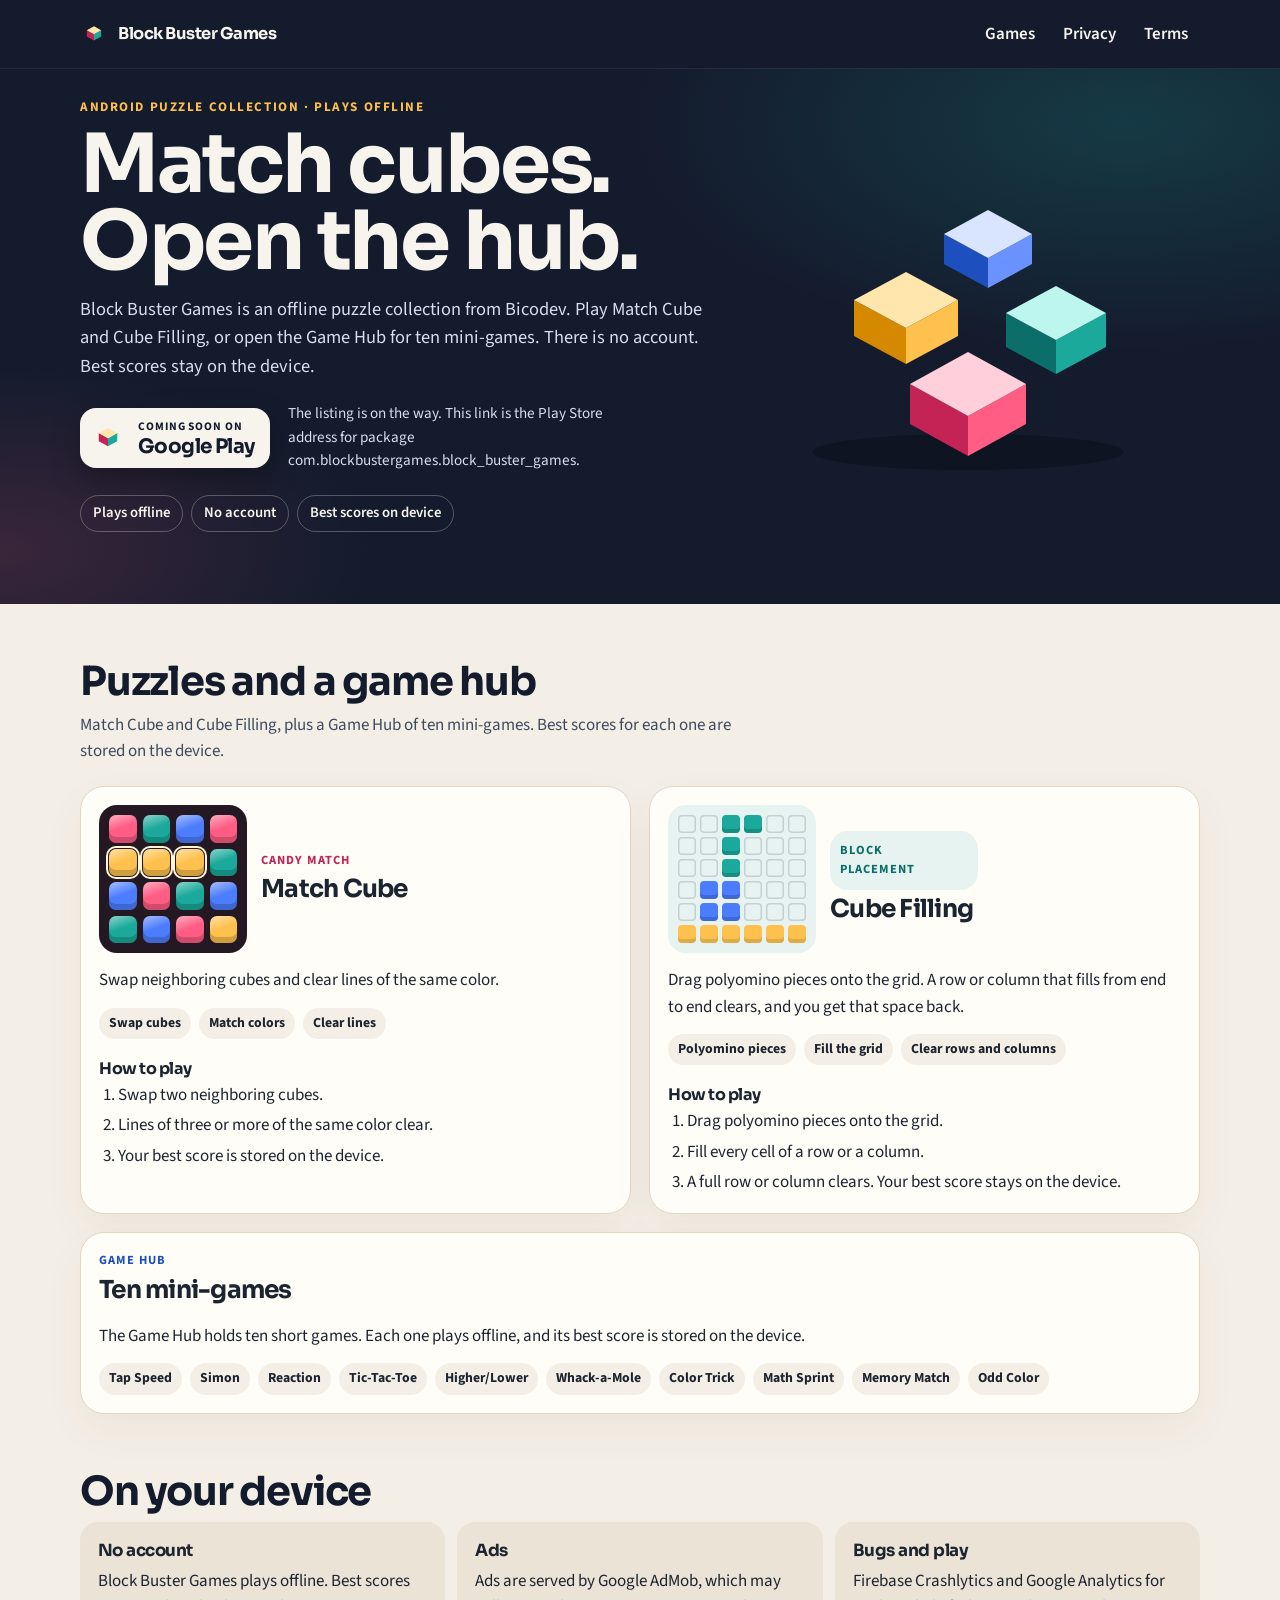
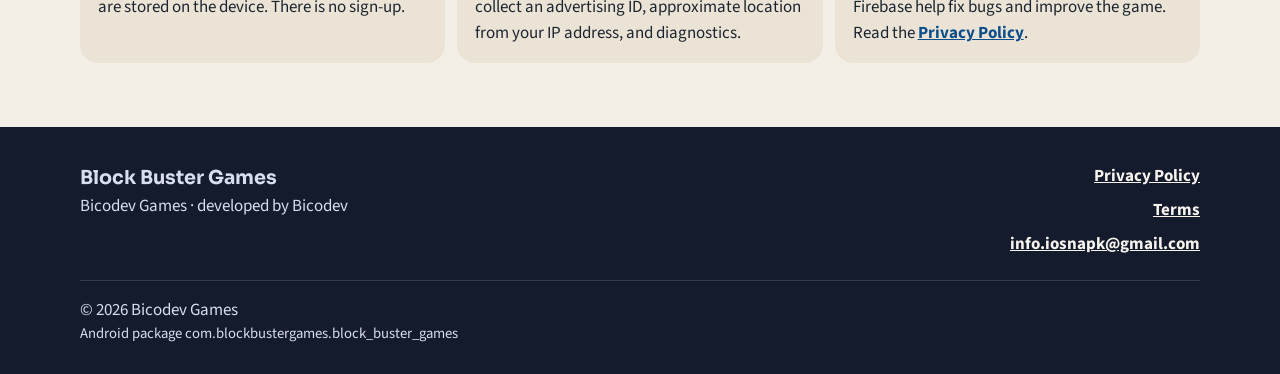
<file: index.html>
<!DOCTYPE html>
<html lang="en">
<head>
  <meta charset="utf-8">
  <meta name="viewport" content="width=device-width, initial-scale=1">
  <title>Block Buster Games by Bicodev</title>
  <meta name="description" content="Block Buster Games is an offline Android puzzle collection by Bicodev. Play Match Cube, Cube Filling, and a Game Hub of ten mini-games. No account. Best scores stay on the device. Ads by Google AdMob.">
  <meta name="theme-color" content="#141b2d">
  <meta name="color-scheme" content="light">
  <link rel="canonical" href="https://games.bicodev.com/">
  <link rel="icon" href="favicon.svg" type="image/svg+xml">
  <link rel="stylesheet" href="styles.css">
  <meta property="og:title" content="Block Buster Games by Bicodev">
  <meta property="og:description" content="An offline Android puzzle collection: Match Cube, Cube Filling, and a Game Hub of ten mini-games. No account. Best scores stay on the device.">
  <meta property="og:type" content="website">
  <meta property="og:url" content="https://games.bicodev.com/">
</head>
<body>
  <a class="skip" href="#content">Skip to content</a>
  <header class="site-header">
    <div class="wrap header-bar">
      <a class="brand" href="index.html">
        <svg class="mark" viewBox="0 0 32 32" aria-hidden="true">
          <polygon points="7.8,11.6 16,16.2 16,23.4 7.8,18.8" fill="#c42355"/>
          <polygon points="24.2,11.6 16,16.2 16,23.4 24.2,18.8" fill="#1aa99a"/>
          <polygon points="7.8,11.6 16,7 24.2,11.6 16,16.2" fill="#ffe6ad"/>
        </svg>
        Block Buster Games
      </a>
      <nav class="nav" aria-label="Primary">
        <a href="index.html#games">Games</a>
        <a href="privacy-policy/">Privacy</a>
        <a href="terms.html">Terms</a>
      </nav>
    </div>
  </header>
  <main id="content">
    <section class="hero">
      <div class="wrap hero-grid">
        <div>
          <p class="eyebrow">Android puzzle collection · plays offline</p>
          <h1>Match cubes. Open the hub.</h1>
          <p class="lead">Block Buster Games is an offline puzzle collection from Bicodev. Play Match Cube and Cube Filling, or open the Game Hub for ten mini-games. There is no account. Best scores stay on the device.</p>
          <div class="store-row">
            <a class="store-badge" href="https://play.google.com/store/apps/details?id=com.blockbustergames.block_buster_games" target="_blank" rel="noopener noreferrer">
              <svg class="mark" viewBox="0 0 32 32" aria-hidden="true">
                <polygon points="7.8,11.6 16,16.2 16,23.4 7.8,18.8" fill="#c42355"/>
                <polygon points="24.2,11.6 16,16.2 16,23.4 24.2,18.8" fill="#1aa99a"/>
                <polygon points="7.8,11.6 16,7 24.2,11.6 16,16.2" fill="#ffe6ad"/>
              </svg>
              <span>
                <span class="store-kicker">Coming soon on</span>
                <span class="store-title">Google Play</span>
              </span>
            </a>
            <p class="store-note">The listing is on the way. This link is the Play Store address for package com.blockbustergames.block_buster_games.</p>
          </div>
          <ul class="facts">
            <li>Plays offline</li>
            <li>No account</li>
            <li>Best scores on device</li>
          </ul>
        </div>
        <svg class="hero-art" viewBox="0 0 460 340" role="img" aria-label="A cluster of rose, amber, teal, and blue cubes">
          <ellipse cx="230" cy="308" rx="156" ry="18" fill="#000" opacity="0.28"/>
          <polygon points="206.0,90.0 250.0,114.0 250.0,144.0 206.0,120.0" fill="#1d4fbe"/>
          <polygon points="294.0,90.0 250.0,114.0 250.0,144.0 294.0,120.0" fill="#6b93ff"/>
          <polygon points="206.0,90.0 250.0,66.0 294.0,90.0 250.0,114.0" fill="#d9e4ff"/>
          <polygon points="116.0,156.0 168.0,184.0 168.0,220.0 116.0,192.0" fill="#d48900"/>
          <polygon points="220.0,156.0 168.0,184.0 168.0,220.0 220.0,192.0" fill="#ffc14d"/>
          <polygon points="116.0,156.0 168.0,128.0 220.0,156.0 168.0,184.0" fill="#ffe6ad"/>
          <polygon points="268.0,169.0 318.0,196.0 318.0,230.0 268.0,203.0" fill="#0b6e68"/>
          <polygon points="368.0,169.0 318.0,196.0 318.0,230.0 368.0,203.0" fill="#1aa99a"/>
          <polygon points="268.0,169.0 318.0,142.0 368.0,169.0 318.0,196.0" fill="#bdf6ef"/>
          <polygon points="172.0,240.0 230.0,272.0 230.0,312.0 172.0,280.0" fill="#c42355"/>
          <polygon points="288.0,240.0 230.0,272.0 230.0,312.0 288.0,280.0" fill="#ff5d84"/>
          <polygon points="172.0,240.0 230.0,208.0 288.0,240.0 230.0,272.0" fill="#ffd0dc"/>
        </svg>
      </div>
    </section>
    <section class="panel" id="games" aria-labelledby="games-title">
      <div class="wrap">
        <h2 id="games-title">Puzzles and a game hub</h2>
        <p class="section-lead">Match Cube and Cube Filling, plus a Game Hub of ten mini-games. Best scores for each one are stored on the device.</p>
        <div class="modes">
          <article class="mode">
            <div class="mode-top">
              <div class="candy" aria-hidden="true">
                <span class="rose"></span><span class="teal"></span><span class="blue"></span><span class="rose"></span>
                <span class="amber pop"></span><span class="amber pop"></span><span class="amber pop"></span><span class="teal"></span>
                <span class="blue"></span><span class="rose"></span><span class="teal"></span><span class="blue"></span>
                <span class="teal"></span><span class="blue"></span><span class="rose"></span><span class="amber"></span>
              </div>
              <div>
                <p class="mode-kicker match">Candy match</p>
                <h3>Match Cube</h3>
              </div>
            </div>
            <p>Swap neighboring cubes and clear lines of the same color.</p>
            <ul class="specs">
              <li>Swap cubes</li>
              <li>Match colors</li>
              <li>Clear lines</li>
            </ul>
            <div>
              <h4>How to play</h4>
              <ol class="steps">
                <li>Swap two neighboring cubes.</li>
                <li>Lines of three or more of the same color clear.</li>
                <li>Your best score is stored on the device.</li>
              </ol>
            </div>
          </article>
          <article class="mode">
            <div class="mode-top">
              <div class="fill" aria-hidden="true">
                <span></span><span></span><span class="l"></span><span class="l"></span><span></span><span></span>
                <span></span><span></span><span class="l"></span><span></span><span></span><span></span>
                <span></span><span></span><span class="l"></span><span></span><span></span><span></span>
                <span></span><span class="sq"></span><span class="sq"></span><span></span><span></span><span></span>
                <span></span><span class="sq"></span><span class="sq"></span><span></span><span></span><span></span>
                <span class="clear"></span><span class="clear"></span><span class="clear"></span><span class="clear"></span><span class="clear"></span><span class="clear"></span>
              </div>
              <div>
                <p class="mode-kicker fill">Block placement</p>
                <h3>Cube Filling</h3>
              </div>
            </div>
            <p>Drag polyomino pieces onto the grid. A row or column that fills from end to end clears, and you get that space back.</p>
            <ul class="specs">
              <li>Polyomino pieces</li>
              <li>Fill the grid</li>
              <li>Clear rows and columns</li>
            </ul>
            <div>
              <h4>How to play</h4>
              <ol class="steps">
                <li>Drag polyomino pieces onto the grid.</li>
                <li>Fill every cell of a row or a column.</li>
                <li>A full row or column clears. Your best score stays on the device.</li>
              </ol>
            </div>
          </article>
          <article class="mode hub">
            <div>
              <p class="mode-kicker hub">Game Hub</p>
              <h3>Ten mini-games</h3>
            </div>
            <p>The Game Hub holds ten short games. Each one plays offline, and its best score is stored on the device.</p>
            <ul class="specs">
              <li>Tap Speed</li>
              <li>Simon</li>
              <li>Reaction</li>
              <li>Tic-Tac-Toe</li>
              <li>Higher/Lower</li>
              <li>Whack-a-Mole</li>
              <li>Color Trick</li>
              <li>Math Sprint</li>
              <li>Memory Match</li>
              <li>Odd Color</li>
            </ul>
          </article>
        </div>
      </div>
    </section>
    <section class="band" aria-labelledby="device-title">
      <div class="wrap">
        <h2 id="device-title">On your device</h2>
        <div class="know">
          <article>
            <h3>No account</h3>
            <p>Block Buster Games plays offline. Best scores are stored on the device. There is no sign-up.</p>
          </article>
          <article>
            <h3>Ads</h3>
            <p>Ads are served by Google AdMob, which may collect an advertising ID, approximate location from your IP address, and diagnostics.</p>
          </article>
          <article>
            <h3>Bugs and play</h3>
            <p>Firebase Crashlytics and Google Analytics for Firebase help fix bugs and improve the game. Read the <a href="privacy-policy/">Privacy Policy</a>.</p>
          </article>
        </div>
      </div>
    </section>
  </main>
  <footer class="site-footer">
    <div class="wrap">
      <div class="footer-grid">
        <div>
          <p class="footer-brand">Block Buster Games</p>
          <p>Bicodev Games · developed by Bicodev</p>
        </div>
        <nav class="footer-links" aria-label="Footer">
          <a href="privacy-policy/">Privacy Policy</a>
          <a href="terms.html">Terms</a>
          <a href="mailto:info.iosnapk@gmail.com">info.iosnapk@gmail.com</a>
        </nav>
      </div>
      <div class="legal-line">
        <p>© 2026 Bicodev Games</p>
      </div>
      <p class="fine">Android package com.blockbustergames.block_buster_games</p>
    </div>
  </footer>
</body>
</html>
</file>
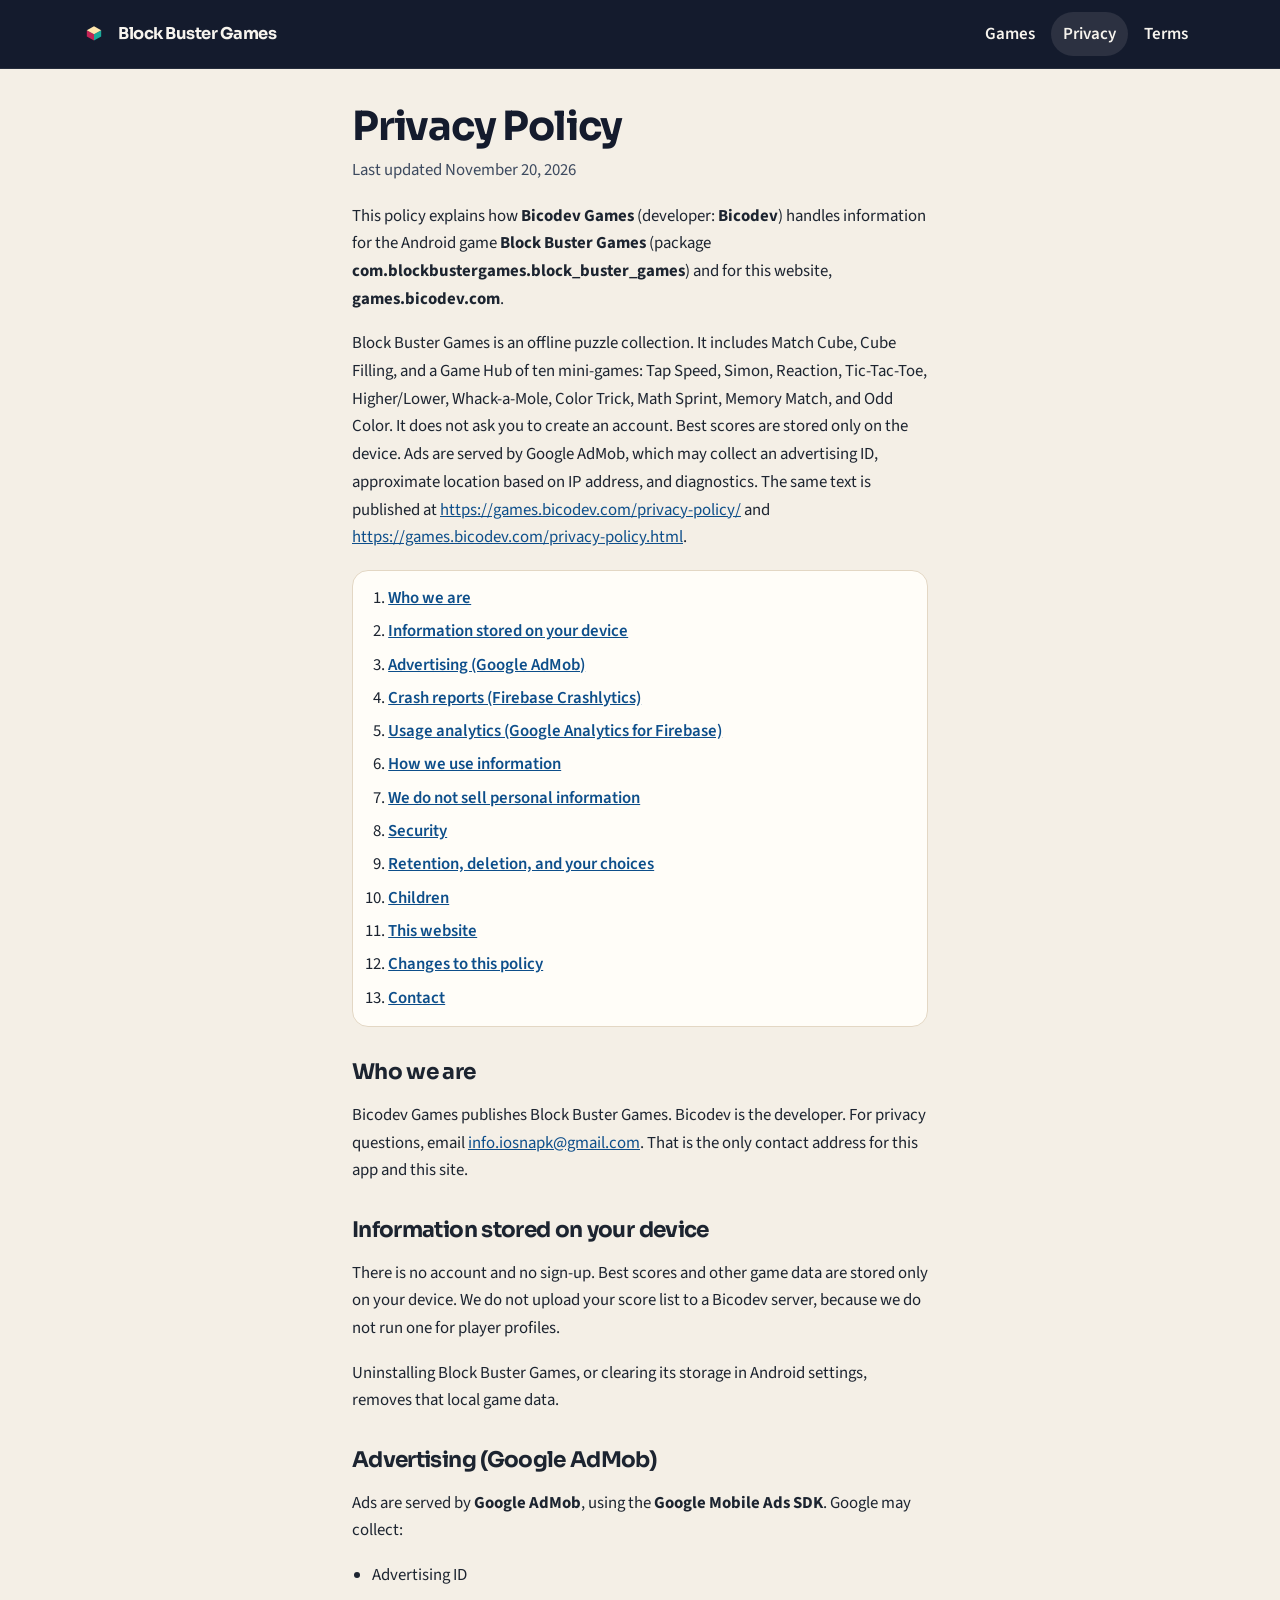
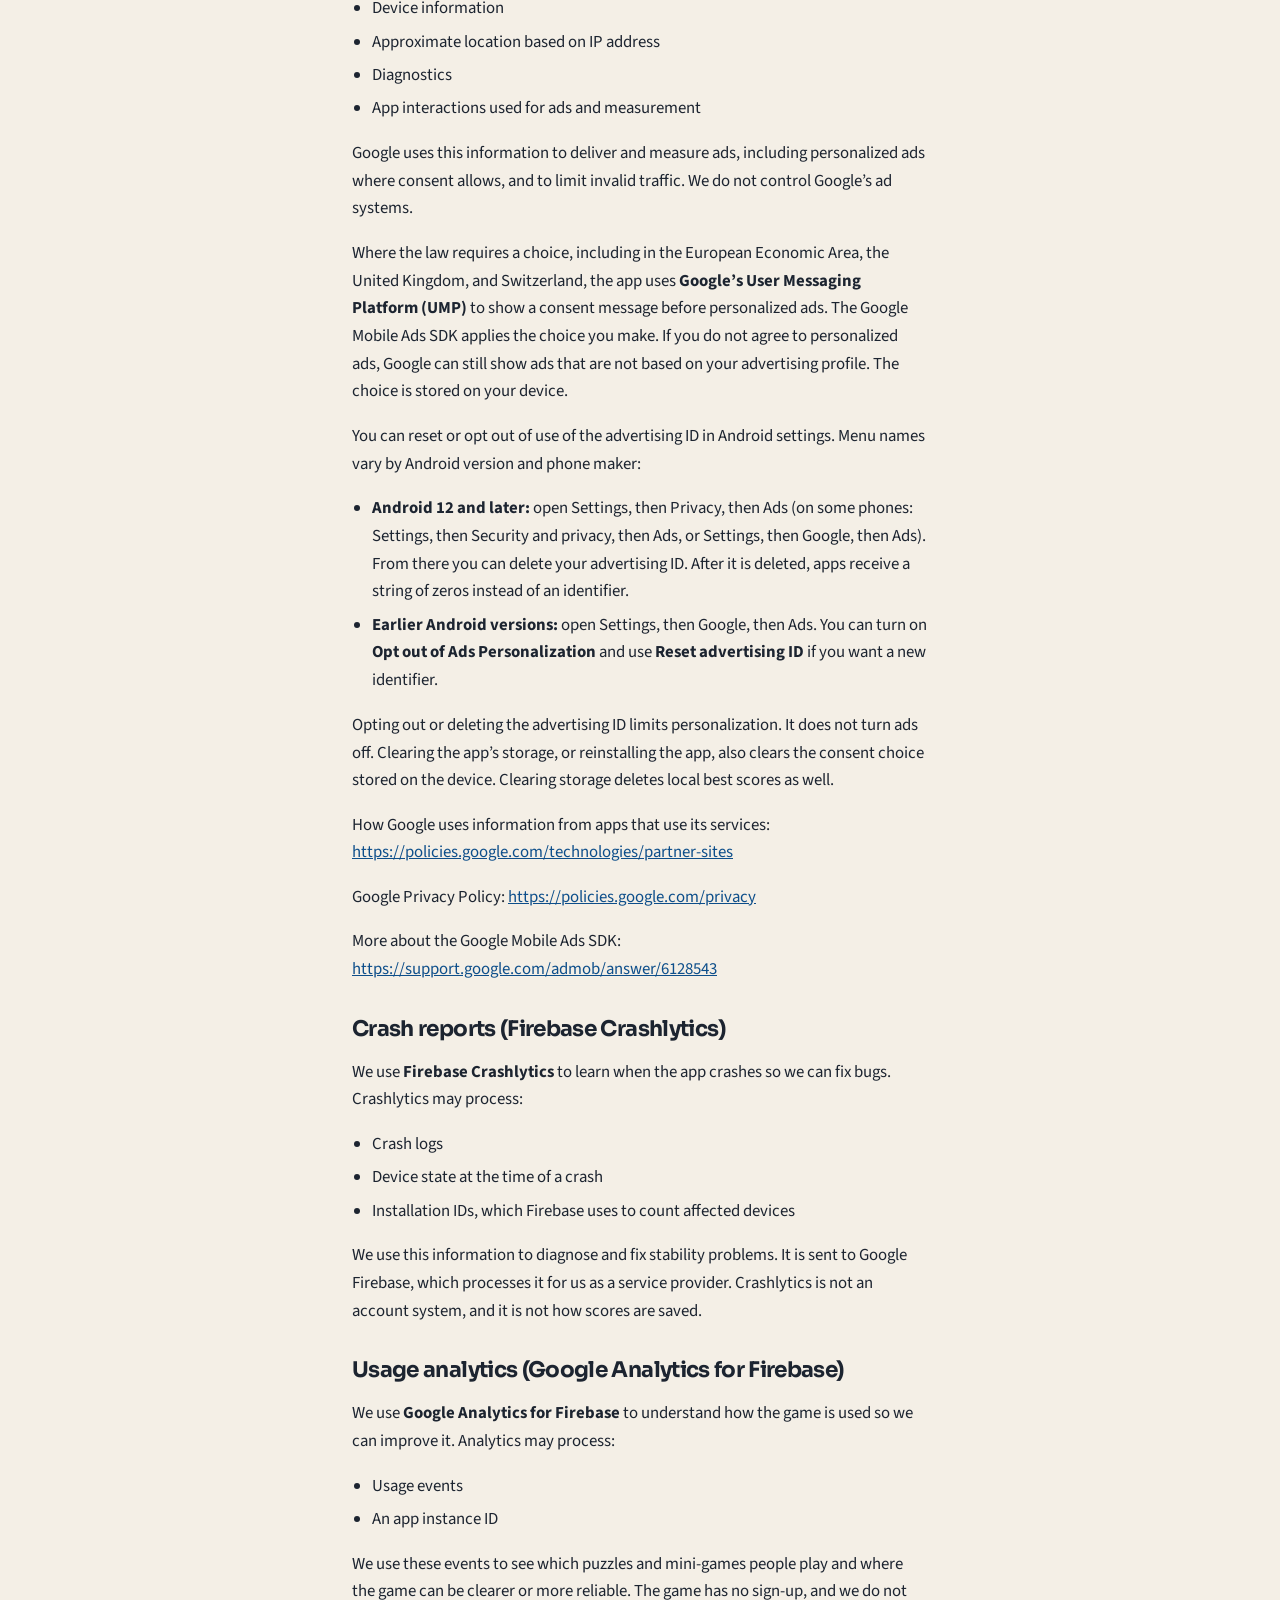
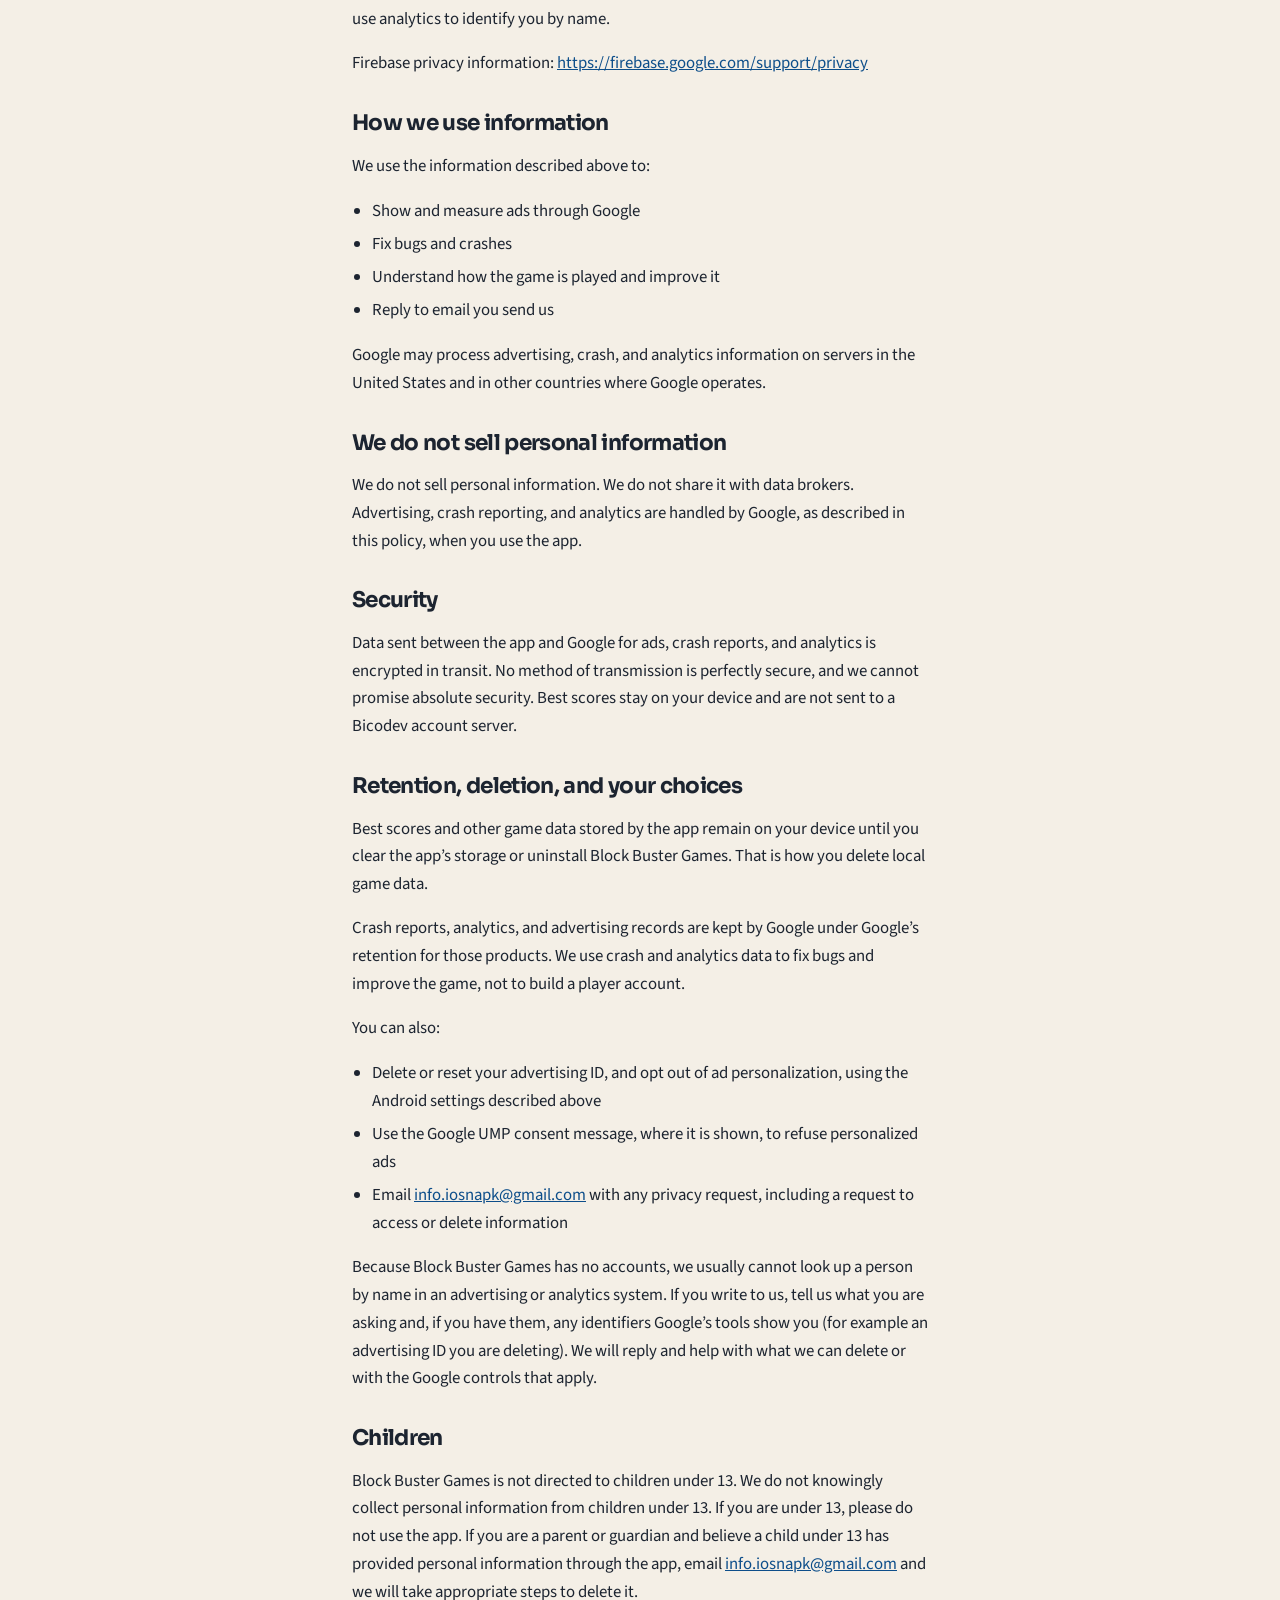
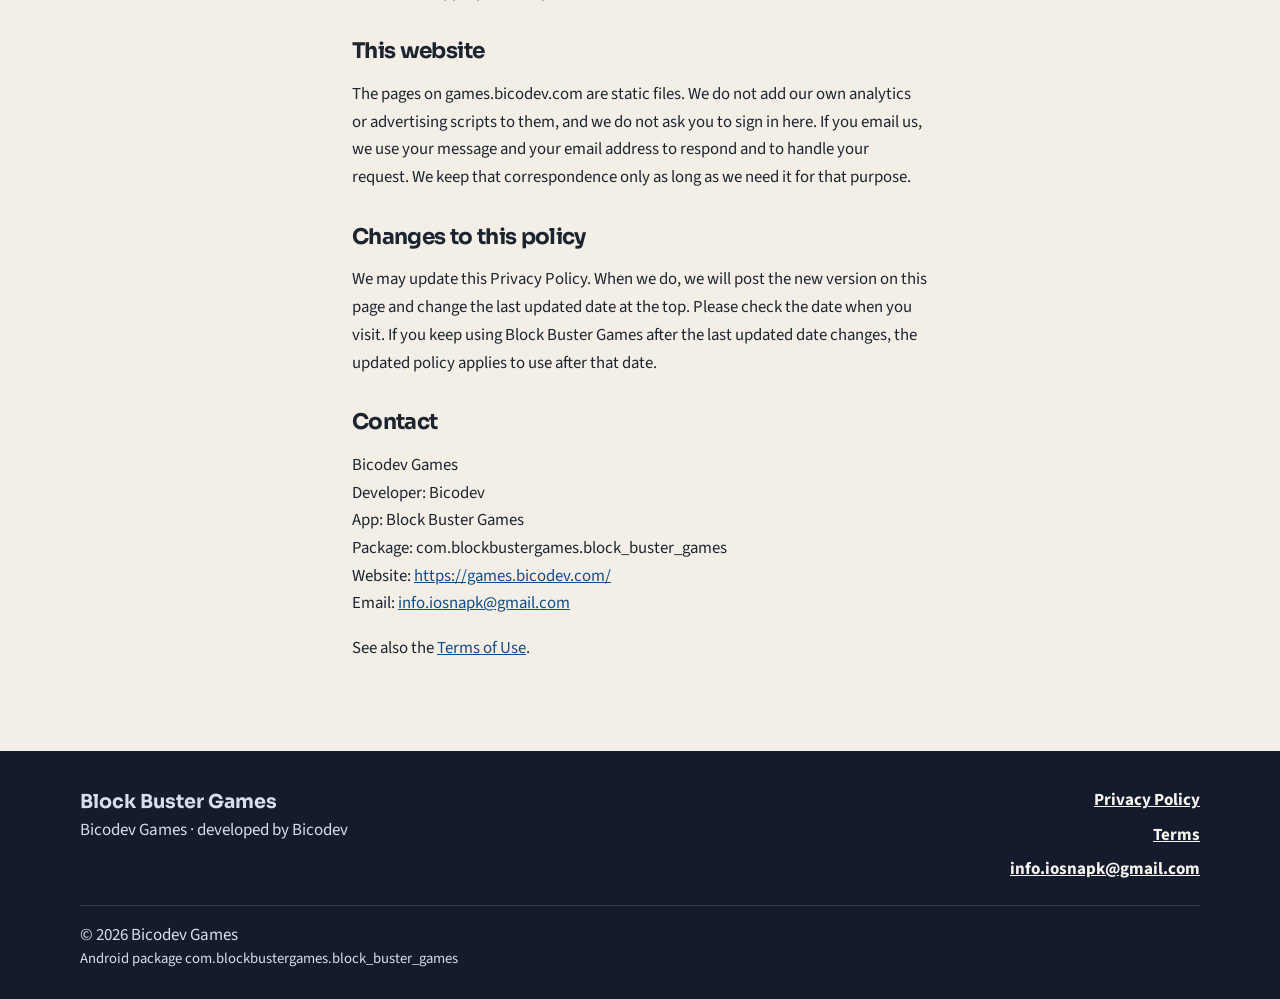
<file: privacy-policy/index.html>
<!DOCTYPE html>
<html lang="en">
<head>
  <meta charset="utf-8">
  <meta name="viewport" content="width=device-width, initial-scale=1">
  <title>Privacy Policy · Block Buster Games</title>
  <meta name="description" content="Privacy Policy for Block Buster Games by Bicodev. Last updated November 20, 2026. No account. Best scores stay on the device. Ads by Google AdMob may include an advertising ID, approximate location, and diagnostics.">
  <meta property="og:title" content="Privacy Policy · Block Buster Games">
  <meta property="og:description" content="How Bicodev handles information for Block Buster Games. No account. Best scores stay on the device. Ads by Google AdMob. Last updated November 20, 2026.">
  <meta property="og:type" content="website">
  <meta property="og:url" content="https://games.bicodev.com/privacy-policy/">
  <meta name="theme-color" content="#141b2d">
  <meta name="color-scheme" content="light">
  <link rel="canonical" href="https://games.bicodev.com/privacy-policy/">
  <link rel="icon" href="../favicon.svg" type="image/svg+xml">
  <link rel="stylesheet" href="../styles.css">
</head>
<body>
  <a class="skip" href="#content">Skip to content</a>
  <header class="site-header">
    <div class="wrap header-bar">
      <a class="brand" href="../index.html">
        <svg class="mark" viewBox="0 0 32 32" aria-hidden="true">
          <polygon points="7.8,11.6 16,16.2 16,23.4 7.8,18.8" fill="#c42355"/>
          <polygon points="24.2,11.6 16,16.2 16,23.4 24.2,18.8" fill="#1aa99a"/>
          <polygon points="7.8,11.6 16,7 24.2,11.6 16,16.2" fill="#ffe6ad"/>
        </svg>
        Block Buster Games
      </a>
      <nav class="nav" aria-label="Primary">
        <a href="../index.html#games">Games</a>
        <a href="./" aria-current="page">Privacy</a>
        <a href="../terms.html">Terms</a>
      </nav>
    </div>
  </header>
  <main id="content" class="sheet">
    <article class="wrap prose">
      <h1>Privacy Policy</h1>
      <p class="effective">Last updated <time datetime="2026-11-20">November 20, 2026</time></p>
      <p>This policy explains how <strong>Bicodev Games</strong> (developer: <strong>Bicodev</strong>) handles information for the Android game <strong>Block Buster Games</strong> (package <strong>com.blockbustergames.block_buster_games</strong>) and for this website, <strong>games.bicodev.com</strong>.</p>
      <p>Block Buster Games is an offline puzzle collection. It includes Match Cube, Cube Filling, and a Game Hub of ten mini-games: Tap Speed, Simon, Reaction, Tic-Tac-Toe, Higher/Lower, Whack-a-Mole, Color Trick, Math Sprint, Memory Match, and Odd Color. It does not ask you to create an account. Best scores are stored only on the device. Ads are served by Google AdMob, which may collect an advertising ID, approximate location based on IP address, and diagnostics. The same text is published at <a href="https://games.bicodev.com/privacy-policy/">https://games.bicodev.com/privacy-policy/</a> and <a href="https://games.bicodev.com/privacy-policy.html">https://games.bicodev.com/privacy-policy.html</a>.</p>

      <nav class="toc" aria-label="In this policy">
        <ol>
          <li><a href="#who">Who we are</a></li>
          <li><a href="#device">Information stored on your device</a></li>
          <li><a href="#ads">Advertising (Google AdMob)</a></li>
          <li><a href="#crashes">Crash reports (Firebase Crashlytics)</a></li>
          <li><a href="#analytics">Usage analytics (Google Analytics for Firebase)</a></li>
          <li><a href="#use">How we use information</a></li>
          <li><a href="#sale">We do not sell personal information</a></li>
          <li><a href="#security">Security</a></li>
          <li><a href="#deletion">Retention, deletion, and your choices</a></li>
          <li><a href="#children">Children</a></li>
          <li><a href="#website">This website</a></li>
          <li><a href="#changes">Changes to this policy</a></li>
          <li><a href="#contact">Contact</a></li>
        </ol>
      </nav>

      <h2 id="who">Who we are</h2>
      <p>Bicodev Games publishes Block Buster Games. Bicodev is the developer. For privacy questions, email <a href="mailto:info.iosnapk@gmail.com">info.iosnapk@gmail.com</a>. That is the only contact address for this app and this site.</p>

      <h2 id="device">Information stored on your device</h2>
      <p>There is no account and no sign-up. Best scores and other game data are stored only on your device. We do not upload your score list to a Bicodev server, because we do not run one for player profiles.</p>
      <p>Uninstalling Block Buster Games, or clearing its storage in Android settings, removes that local game data.</p>

      <h2 id="ads">Advertising (Google AdMob)</h2>
      <p>Ads are served by <strong>Google AdMob</strong>, using the <strong>Google Mobile Ads SDK</strong>. Google may collect:</p>
      <ul>
        <li>Advertising ID</li>
        <li>Device information</li>
        <li>Approximate location based on IP address</li>
        <li>Diagnostics</li>
        <li>App interactions used for ads and measurement</li>
      </ul>
      <p>Google uses this information to deliver and measure ads, including personalized ads where consent allows, and to limit invalid traffic. We do not control Google’s ad systems.</p>
      <p>Where the law requires a choice, including in the European Economic Area, the United Kingdom, and Switzerland, the app uses <strong>Google’s User Messaging Platform (UMP)</strong> to show a consent message before personalized ads. The Google Mobile Ads SDK applies the choice you make. If you do not agree to personalized ads, Google can still show ads that are not based on your advertising profile. The choice is stored on your device.</p>
      <p>You can reset or opt out of use of the advertising ID in Android settings. Menu names vary by Android version and phone maker:</p>
      <ul>
        <li><strong>Android 12 and later:</strong> open Settings, then Privacy, then Ads (on some phones: Settings, then Security and privacy, then Ads, or Settings, then Google, then Ads). From there you can delete your advertising ID. After it is deleted, apps receive a string of zeros instead of an identifier.</li>
        <li><strong>Earlier Android versions:</strong> open Settings, then Google, then Ads. You can turn on <strong>Opt out of Ads Personalization</strong> and use <strong>Reset advertising ID</strong> if you want a new identifier.</li>
      </ul>
      <p>Opting out or deleting the advertising ID limits personalization. It does not turn ads off. Clearing the app’s storage, or reinstalling the app, also clears the consent choice stored on the device. Clearing storage deletes local best scores as well.</p>
      <p>How Google uses information from apps that use its services: <a href="https://policies.google.com/technologies/partner-sites" rel="noopener noreferrer">https://policies.google.com/technologies/partner-sites</a></p>
      <p>Google Privacy Policy: <a href="https://policies.google.com/privacy" rel="noopener noreferrer">https://policies.google.com/privacy</a></p>
      <p>More about the Google Mobile Ads SDK: <a href="https://support.google.com/admob/answer/6128543" rel="noopener noreferrer">https://support.google.com/admob/answer/6128543</a></p>

      <h2 id="crashes">Crash reports (Firebase Crashlytics)</h2>
      <p>We use <strong>Firebase Crashlytics</strong> to learn when the app crashes so we can fix bugs. Crashlytics may process:</p>
      <ul>
        <li>Crash logs</li>
        <li>Device state at the time of a crash</li>
        <li>Installation IDs, which Firebase uses to count affected devices</li>
      </ul>
      <p>We use this information to diagnose and fix stability problems. It is sent to Google Firebase, which processes it for us as a service provider. Crashlytics is not an account system, and it is not how scores are saved.</p>

      <h2 id="analytics">Usage analytics (Google Analytics for Firebase)</h2>
      <p>We use <strong>Google Analytics for Firebase</strong> to understand how the game is used so we can improve it. Analytics may process:</p>
      <ul>
        <li>Usage events</li>
        <li>An app instance ID</li>
      </ul>
      <p>We use these events to see which puzzles and mini-games people play and where the game can be clearer or more reliable. The game has no sign-up, and we do not use analytics to identify you by name.</p>
      <p>Firebase privacy information: <a href="https://firebase.google.com/support/privacy" rel="noopener noreferrer">https://firebase.google.com/support/privacy</a></p>

      <h2 id="use">How we use information</h2>
      <p>We use the information described above to:</p>
      <ul>
        <li>Show and measure ads through Google</li>
        <li>Fix bugs and crashes</li>
        <li>Understand how the game is played and improve it</li>
        <li>Reply to email you send us</li>
      </ul>
      <p>Google may process advertising, crash, and analytics information on servers in the United States and in other countries where Google operates.</p>

      <h2 id="sale">We do not sell personal information</h2>
      <p>We do not sell personal information. We do not share it with data brokers. Advertising, crash reporting, and analytics are handled by Google, as described in this policy, when you use the app.</p>

      <h2 id="security">Security</h2>
      <p>Data sent between the app and Google for ads, crash reports, and analytics is encrypted in transit. No method of transmission is perfectly secure, and we cannot promise absolute security. Best scores stay on your device and are not sent to a Bicodev account server.</p>

      <h2 id="deletion">Retention, deletion, and your choices</h2>
      <p>Best scores and other game data stored by the app remain on your device until you clear the app’s storage or uninstall Block Buster Games. That is how you delete local game data.</p>
      <p>Crash reports, analytics, and advertising records are kept by Google under Google’s retention for those products. We use crash and analytics data to fix bugs and improve the game, not to build a player account.</p>
      <p>You can also:</p>
      <ul>
        <li>Delete or reset your advertising ID, and opt out of ad personalization, using the Android settings described above</li>
        <li>Use the Google UMP consent message, where it is shown, to refuse personalized ads</li>
        <li>Email <a href="mailto:info.iosnapk@gmail.com">info.iosnapk@gmail.com</a> with any privacy request, including a request to access or delete information</li>
      </ul>
      <p>Because Block Buster Games has no accounts, we usually cannot look up a person by name in an advertising or analytics system. If you write to us, tell us what you are asking and, if you have them, any identifiers Google’s tools show you (for example an advertising ID you are deleting). We will reply and help with what we can delete or with the Google controls that apply.</p>

      <h2 id="children">Children</h2>
      <p>Block Buster Games is not directed to children under 13. We do not knowingly collect personal information from children under 13. If you are under 13, please do not use the app. If you are a parent or guardian and believe a child under 13 has provided personal information through the app, email <a href="mailto:info.iosnapk@gmail.com">info.iosnapk@gmail.com</a> and we will take appropriate steps to delete it.</p>

      <h2 id="website">This website</h2>
      <p>The pages on games.bicodev.com are static files. We do not add our own analytics or advertising scripts to them, and we do not ask you to sign in here. If you email us, we use your message and your email address to respond and to handle your request. We keep that correspondence only as long as we need it for that purpose.</p>

      <h2 id="changes">Changes to this policy</h2>
      <p>We may update this Privacy Policy. When we do, we will post the new version on this page and change the last updated date at the top. Please check the date when you visit. If you keep using Block Buster Games after the last updated date changes, the updated policy applies to use after that date.</p>

      <h2 id="contact">Contact</h2>
      <p>Bicodev Games<br>
      Developer: Bicodev<br>
      App: Block Buster Games<br>
      Package: com.blockbustergames.block_buster_games<br>
      Website: <a href="https://games.bicodev.com/">https://games.bicodev.com/</a><br>
      Email: <a href="mailto:info.iosnapk@gmail.com">info.iosnapk@gmail.com</a></p>
      <p>See also the <a href="../terms.html">Terms of Use</a>.</p>
    </article>
  </main>
  <footer class="site-footer">
    <div class="wrap">
      <div class="footer-grid">
        <div>
          <p class="footer-brand">Block Buster Games</p>
          <p>Bicodev Games · developed by Bicodev</p>
        </div>
        <nav class="footer-links" aria-label="Footer">
          <a href="./">Privacy Policy</a>
          <a href="../terms.html">Terms</a>
          <a href="mailto:info.iosnapk@gmail.com">info.iosnapk@gmail.com</a>
        </nav>
      </div>
      <div class="legal-line">
        <p>© 2026 Bicodev Games</p>
      </div>
      <p class="fine">Android package com.blockbustergames.block_buster_games</p>
    </div>
  </footer>
</body>
</html>
</file>
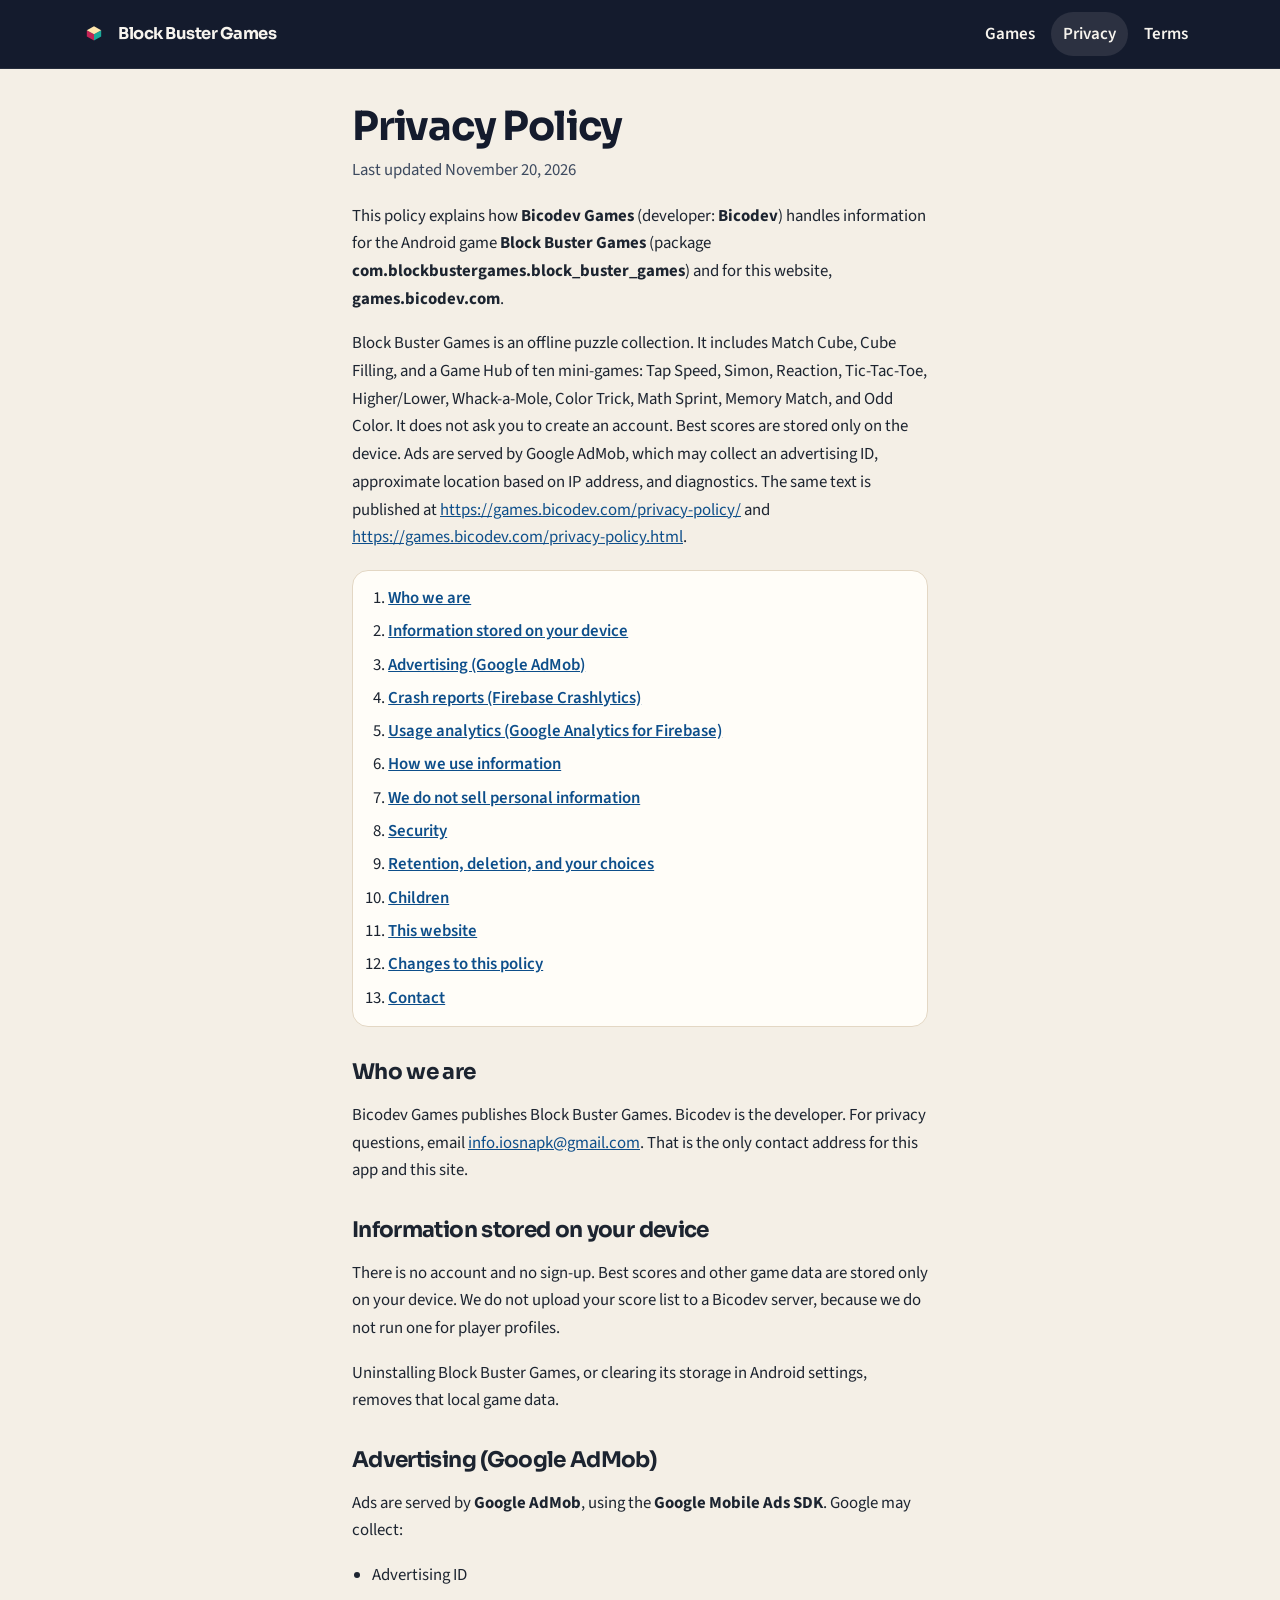
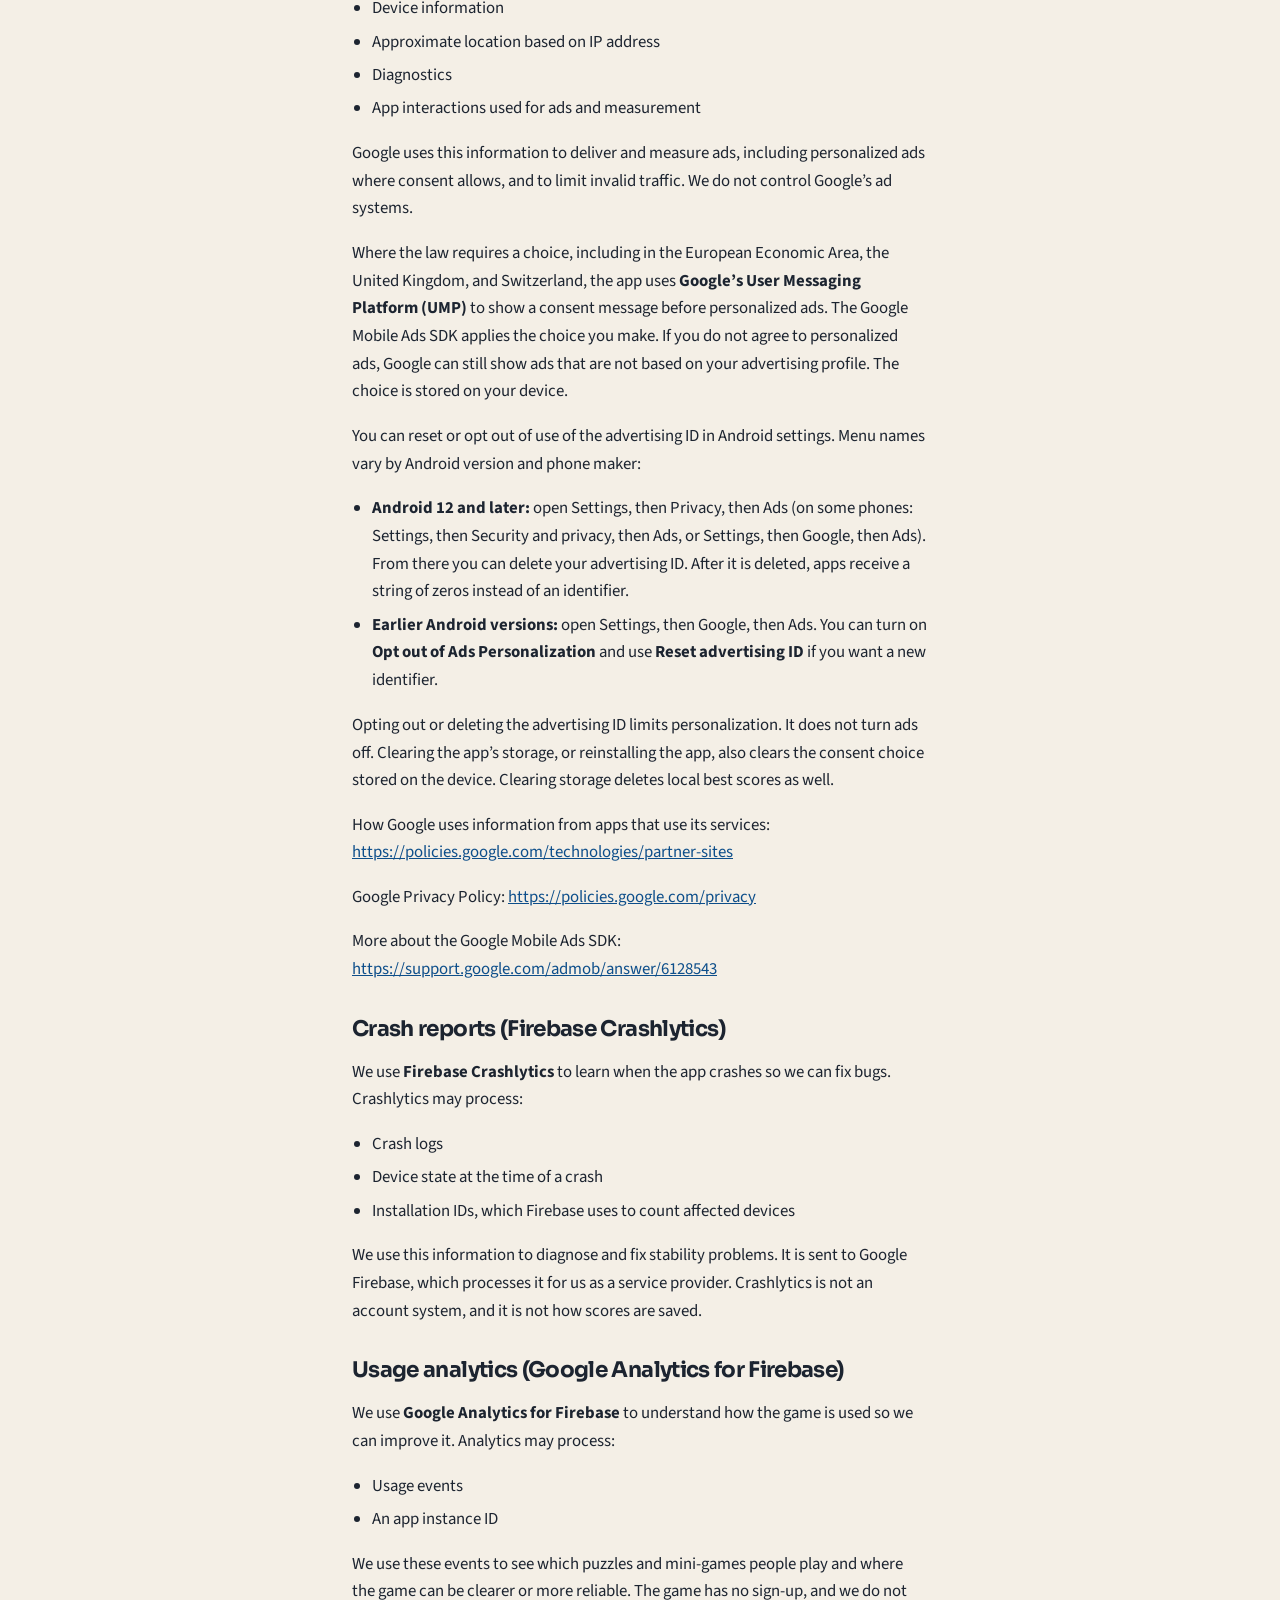
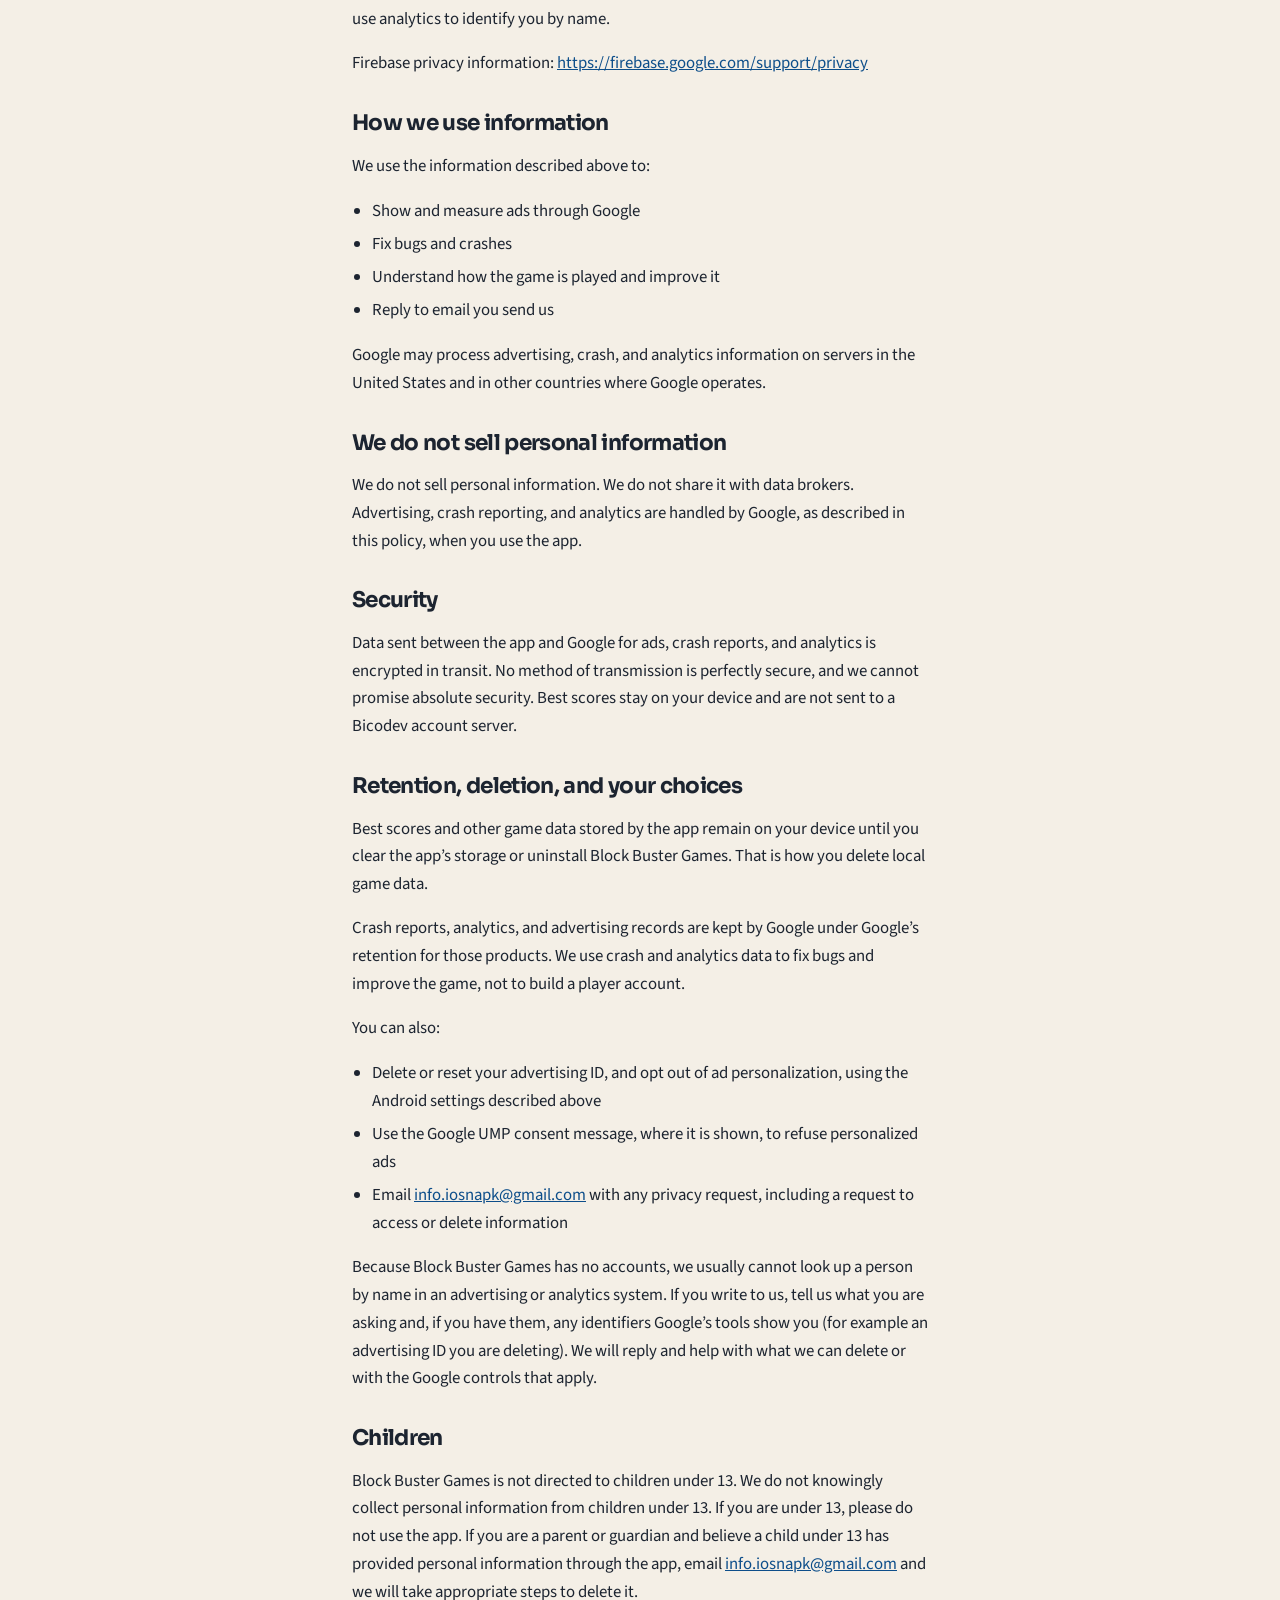
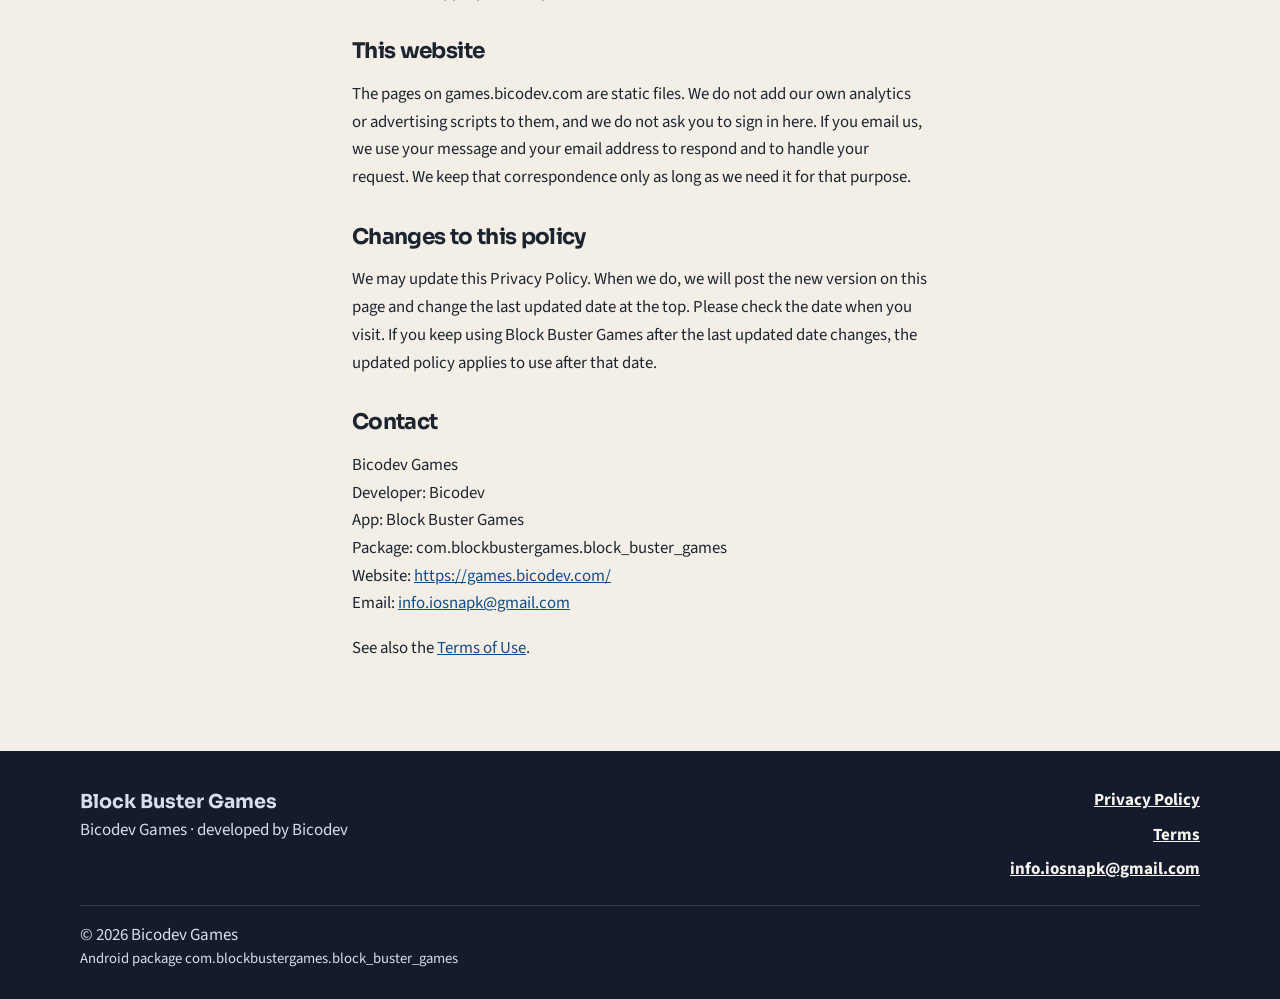
<file: privacy-policy.html>
<!DOCTYPE html>
<html lang="en">
<head>
  <meta charset="utf-8">
  <meta name="viewport" content="width=device-width, initial-scale=1">
  <title>Privacy Policy · Block Buster Games</title>
  <meta name="description" content="Privacy Policy for Block Buster Games by Bicodev. Last updated November 20, 2026. No account. Best scores stay on the device. Ads by Google AdMob may include an advertising ID, approximate location, and diagnostics.">
  <meta property="og:title" content="Privacy Policy · Block Buster Games">
  <meta property="og:description" content="How Bicodev handles information for Block Buster Games. No account. Best scores stay on the device. Ads by Google AdMob. Last updated November 20, 2026.">
  <meta property="og:type" content="website">
  <meta property="og:url" content="https://games.bicodev.com/privacy-policy/">
  <meta name="theme-color" content="#141b2d">
  <meta name="color-scheme" content="light">
  <link rel="canonical" href="https://games.bicodev.com/privacy-policy/">
  <link rel="icon" href="favicon.svg" type="image/svg+xml">
  <link rel="stylesheet" href="styles.css">
</head>
<body>
  <a class="skip" href="#content">Skip to content</a>
  <header class="site-header">
    <div class="wrap header-bar">
      <a class="brand" href="index.html">
        <svg class="mark" viewBox="0 0 32 32" aria-hidden="true">
          <polygon points="7.8,11.6 16,16.2 16,23.4 7.8,18.8" fill="#c42355"/>
          <polygon points="24.2,11.6 16,16.2 16,23.4 24.2,18.8" fill="#1aa99a"/>
          <polygon points="7.8,11.6 16,7 24.2,11.6 16,16.2" fill="#ffe6ad"/>
        </svg>
        Block Buster Games
      </a>
      <nav class="nav" aria-label="Primary">
        <a href="index.html#games">Games</a>
        <a href="privacy-policy/" aria-current="page">Privacy</a>
        <a href="terms.html">Terms</a>
      </nav>
    </div>
  </header>
  <main id="content" class="sheet">
    <article class="wrap prose">
      <h1>Privacy Policy</h1>
      <p class="effective">Last updated <time datetime="2026-11-20">November 20, 2026</time></p>
      <p>This policy explains how <strong>Bicodev Games</strong> (developer: <strong>Bicodev</strong>) handles information for the Android game <strong>Block Buster Games</strong> (package <strong>com.blockbustergames.block_buster_games</strong>) and for this website, <strong>games.bicodev.com</strong>.</p>
      <p>Block Buster Games is an offline puzzle collection. It includes Match Cube, Cube Filling, and a Game Hub of ten mini-games: Tap Speed, Simon, Reaction, Tic-Tac-Toe, Higher/Lower, Whack-a-Mole, Color Trick, Math Sprint, Memory Match, and Odd Color. It does not ask you to create an account. Best scores are stored only on the device. Ads are served by Google AdMob, which may collect an advertising ID, approximate location based on IP address, and diagnostics. The same text is published at <a href="https://games.bicodev.com/privacy-policy/">https://games.bicodev.com/privacy-policy/</a> and <a href="https://games.bicodev.com/privacy-policy.html">https://games.bicodev.com/privacy-policy.html</a>.</p>

      <nav class="toc" aria-label="In this policy">
        <ol>
          <li><a href="#who">Who we are</a></li>
          <li><a href="#device">Information stored on your device</a></li>
          <li><a href="#ads">Advertising (Google AdMob)</a></li>
          <li><a href="#crashes">Crash reports (Firebase Crashlytics)</a></li>
          <li><a href="#analytics">Usage analytics (Google Analytics for Firebase)</a></li>
          <li><a href="#use">How we use information</a></li>
          <li><a href="#sale">We do not sell personal information</a></li>
          <li><a href="#security">Security</a></li>
          <li><a href="#deletion">Retention, deletion, and your choices</a></li>
          <li><a href="#children">Children</a></li>
          <li><a href="#website">This website</a></li>
          <li><a href="#changes">Changes to this policy</a></li>
          <li><a href="#contact">Contact</a></li>
        </ol>
      </nav>

      <h2 id="who">Who we are</h2>
      <p>Bicodev Games publishes Block Buster Games. Bicodev is the developer. For privacy questions, email <a href="mailto:info.iosnapk@gmail.com">info.iosnapk@gmail.com</a>. That is the only contact address for this app and this site.</p>

      <h2 id="device">Information stored on your device</h2>
      <p>There is no account and no sign-up. Best scores and other game data are stored only on your device. We do not upload your score list to a Bicodev server, because we do not run one for player profiles.</p>
      <p>Uninstalling Block Buster Games, or clearing its storage in Android settings, removes that local game data.</p>

      <h2 id="ads">Advertising (Google AdMob)</h2>
      <p>Ads are served by <strong>Google AdMob</strong>, using the <strong>Google Mobile Ads SDK</strong>. Google may collect:</p>
      <ul>
        <li>Advertising ID</li>
        <li>Device information</li>
        <li>Approximate location based on IP address</li>
        <li>Diagnostics</li>
        <li>App interactions used for ads and measurement</li>
      </ul>
      <p>Google uses this information to deliver and measure ads, including personalized ads where consent allows, and to limit invalid traffic. We do not control Google’s ad systems.</p>
      <p>Where the law requires a choice, including in the European Economic Area, the United Kingdom, and Switzerland, the app uses <strong>Google’s User Messaging Platform (UMP)</strong> to show a consent message before personalized ads. The Google Mobile Ads SDK applies the choice you make. If you do not agree to personalized ads, Google can still show ads that are not based on your advertising profile. The choice is stored on your device.</p>
      <p>You can reset or opt out of use of the advertising ID in Android settings. Menu names vary by Android version and phone maker:</p>
      <ul>
        <li><strong>Android 12 and later:</strong> open Settings, then Privacy, then Ads (on some phones: Settings, then Security and privacy, then Ads, or Settings, then Google, then Ads). From there you can delete your advertising ID. After it is deleted, apps receive a string of zeros instead of an identifier.</li>
        <li><strong>Earlier Android versions:</strong> open Settings, then Google, then Ads. You can turn on <strong>Opt out of Ads Personalization</strong> and use <strong>Reset advertising ID</strong> if you want a new identifier.</li>
      </ul>
      <p>Opting out or deleting the advertising ID limits personalization. It does not turn ads off. Clearing the app’s storage, or reinstalling the app, also clears the consent choice stored on the device. Clearing storage deletes local best scores as well.</p>
      <p>How Google uses information from apps that use its services: <a href="https://policies.google.com/technologies/partner-sites" rel="noopener noreferrer">https://policies.google.com/technologies/partner-sites</a></p>
      <p>Google Privacy Policy: <a href="https://policies.google.com/privacy" rel="noopener noreferrer">https://policies.google.com/privacy</a></p>
      <p>More about the Google Mobile Ads SDK: <a href="https://support.google.com/admob/answer/6128543" rel="noopener noreferrer">https://support.google.com/admob/answer/6128543</a></p>

      <h2 id="crashes">Crash reports (Firebase Crashlytics)</h2>
      <p>We use <strong>Firebase Crashlytics</strong> to learn when the app crashes so we can fix bugs. Crashlytics may process:</p>
      <ul>
        <li>Crash logs</li>
        <li>Device state at the time of a crash</li>
        <li>Installation IDs, which Firebase uses to count affected devices</li>
      </ul>
      <p>We use this information to diagnose and fix stability problems. It is sent to Google Firebase, which processes it for us as a service provider. Crashlytics is not an account system, and it is not how scores are saved.</p>

      <h2 id="analytics">Usage analytics (Google Analytics for Firebase)</h2>
      <p>We use <strong>Google Analytics for Firebase</strong> to understand how the game is used so we can improve it. Analytics may process:</p>
      <ul>
        <li>Usage events</li>
        <li>An app instance ID</li>
      </ul>
      <p>We use these events to see which puzzles and mini-games people play and where the game can be clearer or more reliable. The game has no sign-up, and we do not use analytics to identify you by name.</p>
      <p>Firebase privacy information: <a href="https://firebase.google.com/support/privacy" rel="noopener noreferrer">https://firebase.google.com/support/privacy</a></p>

      <h2 id="use">How we use information</h2>
      <p>We use the information described above to:</p>
      <ul>
        <li>Show and measure ads through Google</li>
        <li>Fix bugs and crashes</li>
        <li>Understand how the game is played and improve it</li>
        <li>Reply to email you send us</li>
      </ul>
      <p>Google may process advertising, crash, and analytics information on servers in the United States and in other countries where Google operates.</p>

      <h2 id="sale">We do not sell personal information</h2>
      <p>We do not sell personal information. We do not share it with data brokers. Advertising, crash reporting, and analytics are handled by Google, as described in this policy, when you use the app.</p>

      <h2 id="security">Security</h2>
      <p>Data sent between the app and Google for ads, crash reports, and analytics is encrypted in transit. No method of transmission is perfectly secure, and we cannot promise absolute security. Best scores stay on your device and are not sent to a Bicodev account server.</p>

      <h2 id="deletion">Retention, deletion, and your choices</h2>
      <p>Best scores and other game data stored by the app remain on your device until you clear the app’s storage or uninstall Block Buster Games. That is how you delete local game data.</p>
      <p>Crash reports, analytics, and advertising records are kept by Google under Google’s retention for those products. We use crash and analytics data to fix bugs and improve the game, not to build a player account.</p>
      <p>You can also:</p>
      <ul>
        <li>Delete or reset your advertising ID, and opt out of ad personalization, using the Android settings described above</li>
        <li>Use the Google UMP consent message, where it is shown, to refuse personalized ads</li>
        <li>Email <a href="mailto:info.iosnapk@gmail.com">info.iosnapk@gmail.com</a> with any privacy request, including a request to access or delete information</li>
      </ul>
      <p>Because Block Buster Games has no accounts, we usually cannot look up a person by name in an advertising or analytics system. If you write to us, tell us what you are asking and, if you have them, any identifiers Google’s tools show you (for example an advertising ID you are deleting). We will reply and help with what we can delete or with the Google controls that apply.</p>

      <h2 id="children">Children</h2>
      <p>Block Buster Games is not directed to children under 13. We do not knowingly collect personal information from children under 13. If you are under 13, please do not use the app. If you are a parent or guardian and believe a child under 13 has provided personal information through the app, email <a href="mailto:info.iosnapk@gmail.com">info.iosnapk@gmail.com</a> and we will take appropriate steps to delete it.</p>

      <h2 id="website">This website</h2>
      <p>The pages on games.bicodev.com are static files. We do not add our own analytics or advertising scripts to them, and we do not ask you to sign in here. If you email us, we use your message and your email address to respond and to handle your request. We keep that correspondence only as long as we need it for that purpose.</p>

      <h2 id="changes">Changes to this policy</h2>
      <p>We may update this Privacy Policy. When we do, we will post the new version on this page and change the last updated date at the top. Please check the date when you visit. If you keep using Block Buster Games after the last updated date changes, the updated policy applies to use after that date.</p>

      <h2 id="contact">Contact</h2>
      <p>Bicodev Games<br>
      Developer: Bicodev<br>
      App: Block Buster Games<br>
      Package: com.blockbustergames.block_buster_games<br>
      Website: <a href="https://games.bicodev.com/">https://games.bicodev.com/</a><br>
      Email: <a href="mailto:info.iosnapk@gmail.com">info.iosnapk@gmail.com</a></p>
      <p>See also the <a href="terms.html">Terms of Use</a>.</p>
    </article>
  </main>
  <footer class="site-footer">
    <div class="wrap">
      <div class="footer-grid">
        <div>
          <p class="footer-brand">Block Buster Games</p>
          <p>Bicodev Games · developed by Bicodev</p>
        </div>
        <nav class="footer-links" aria-label="Footer">
          <a href="privacy-policy/">Privacy Policy</a>
          <a href="terms.html">Terms</a>
          <a href="mailto:info.iosnapk@gmail.com">info.iosnapk@gmail.com</a>
        </nav>
      </div>
      <div class="legal-line">
        <p>© 2026 Bicodev Games</p>
      </div>
      <p class="fine">Android package com.blockbustergames.block_buster_games</p>
    </div>
  </footer>
</body>
</html>
</file>
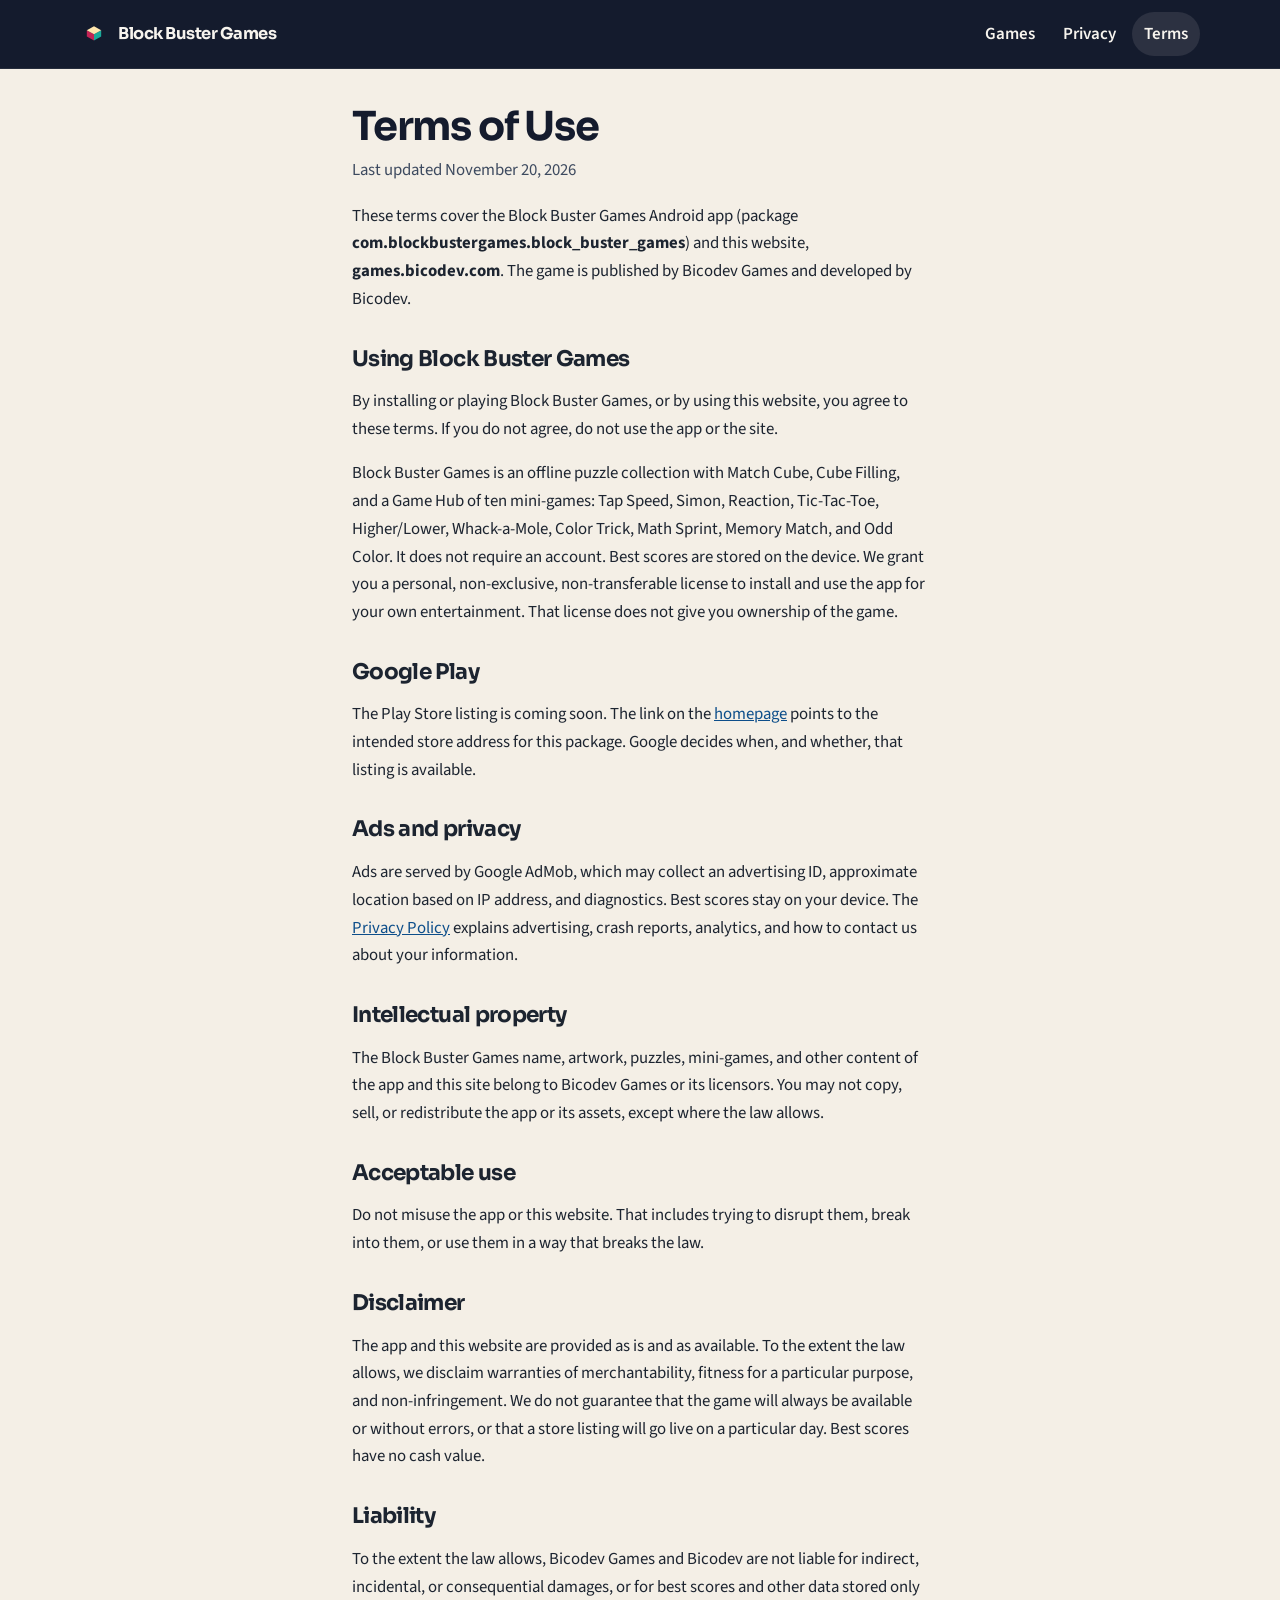
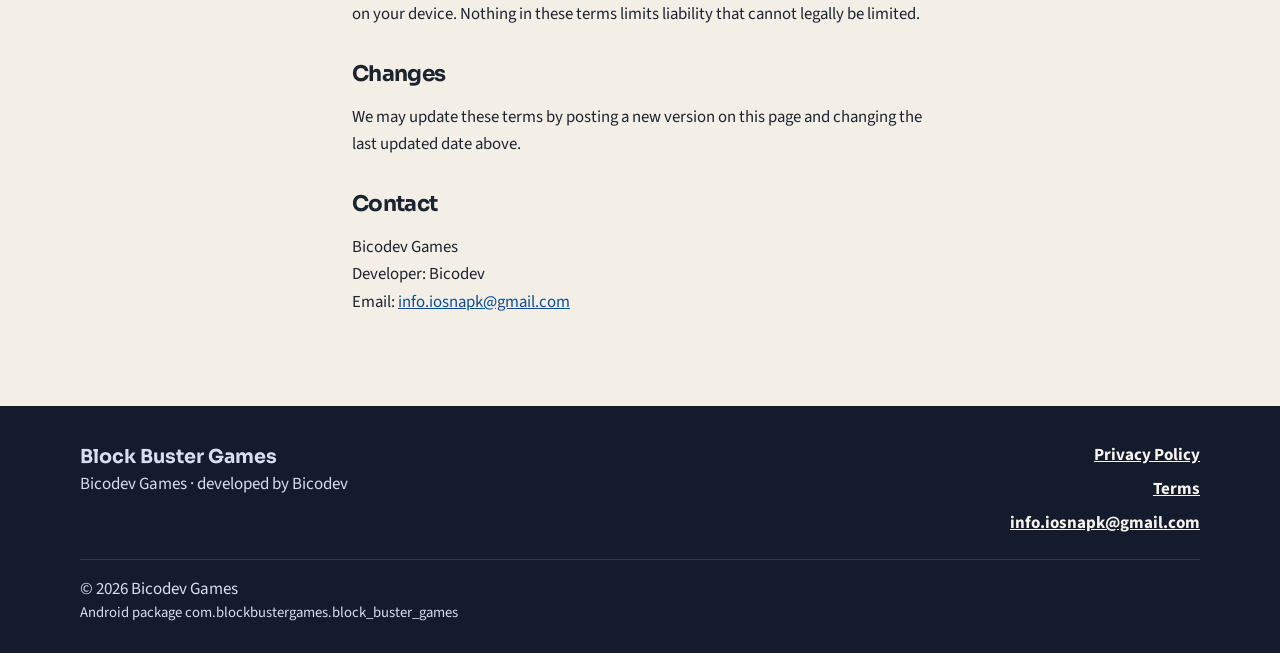
<file: terms.html>
<!DOCTYPE html>
<html lang="en">
<head>
  <meta charset="utf-8">
  <meta name="viewport" content="width=device-width, initial-scale=1">
  <title>Terms of Use · Block Buster Games</title>
  <meta name="description" content="Terms of Use for Block Buster Games, an offline Android puzzle collection by Bicodev, and the games.bicodev.com website. Last updated November 20, 2026.">
  <meta property="og:title" content="Terms of Use · Block Buster Games">
  <meta property="og:description" content="Terms for the Block Buster Games Android app and games.bicodev.com. Offline puzzle collection. No account. Best scores stay on the device. Last updated November 20, 2026.">
  <meta property="og:type" content="website">
  <meta property="og:url" content="https://games.bicodev.com/terms.html">
  <meta name="theme-color" content="#141b2d">
  <meta name="color-scheme" content="light">
  <link rel="canonical" href="https://games.bicodev.com/terms.html">
  <link rel="icon" href="favicon.svg" type="image/svg+xml">
  <link rel="stylesheet" href="styles.css">
</head>
<body>
  <a class="skip" href="#content">Skip to content</a>
  <header class="site-header">
    <div class="wrap header-bar">
      <a class="brand" href="index.html">
        <svg class="mark" viewBox="0 0 32 32" aria-hidden="true">
          <polygon points="7.8,11.6 16,16.2 16,23.4 7.8,18.8" fill="#c42355"/>
          <polygon points="24.2,11.6 16,16.2 16,23.4 24.2,18.8" fill="#1aa99a"/>
          <polygon points="7.8,11.6 16,7 24.2,11.6 16,16.2" fill="#ffe6ad"/>
        </svg>
        Block Buster Games
      </a>
      <nav class="nav" aria-label="Primary">
        <a href="index.html#games">Games</a>
        <a href="privacy-policy/">Privacy</a>
        <a href="terms.html" aria-current="page">Terms</a>
      </nav>
    </div>
  </header>
  <main id="content" class="sheet">
    <article class="wrap prose">
      <h1>Terms of Use</h1>
      <p class="effective">Last updated <time datetime="2026-11-20">November 20, 2026</time></p>
      <p>These terms cover the Block Buster Games Android app (package <strong>com.blockbustergames.block_buster_games</strong>) and this website, <strong>games.bicodev.com</strong>. The game is published by Bicodev Games and developed by Bicodev.</p>

      <h2>Using Block Buster Games</h2>
      <p>By installing or playing Block Buster Games, or by using this website, you agree to these terms. If you do not agree, do not use the app or the site.</p>
      <p>Block Buster Games is an offline puzzle collection with Match Cube, Cube Filling, and a Game Hub of ten mini-games: Tap Speed, Simon, Reaction, Tic-Tac-Toe, Higher/Lower, Whack-a-Mole, Color Trick, Math Sprint, Memory Match, and Odd Color. It does not require an account. Best scores are stored on the device. We grant you a personal, non-exclusive, non-transferable license to install and use the app for your own entertainment. That license does not give you ownership of the game.</p>

      <h2>Google Play</h2>
      <p>The Play Store listing is coming soon. The link on the <a href="index.html">homepage</a> points to the intended store address for this package. Google decides when, and whether, that listing is available.</p>

      <h2>Ads and privacy</h2>
      <p>Ads are served by Google AdMob, which may collect an advertising ID, approximate location based on IP address, and diagnostics. Best scores stay on your device. The <a href="privacy-policy/">Privacy Policy</a> explains advertising, crash reports, analytics, and how to contact us about your information.</p>

      <h2>Intellectual property</h2>
      <p>The Block Buster Games name, artwork, puzzles, mini-games, and other content of the app and this site belong to Bicodev Games or its licensors. You may not copy, sell, or redistribute the app or its assets, except where the law allows.</p>

      <h2>Acceptable use</h2>
      <p>Do not misuse the app or this website. That includes trying to disrupt them, break into them, or use them in a way that breaks the law.</p>

      <h2>Disclaimer</h2>
      <p>The app and this website are provided as is and as available. To the extent the law allows, we disclaim warranties of merchantability, fitness for a particular purpose, and non-infringement. We do not guarantee that the game will always be available or without errors, or that a store listing will go live on a particular day. Best scores have no cash value.</p>

      <h2>Liability</h2>
      <p>To the extent the law allows, Bicodev Games and Bicodev are not liable for indirect, incidental, or consequential damages, or for best scores and other data stored only on your device. Nothing in these terms limits liability that cannot legally be limited.</p>

      <h2>Changes</h2>
      <p>We may update these terms by posting a new version on this page and changing the last updated date above.</p>

      <h2>Contact</h2>
      <p>Bicodev Games<br>Developer: Bicodev<br>Email: <a href="mailto:info.iosnapk@gmail.com">info.iosnapk@gmail.com</a></p>
    </article>
  </main>
  <footer class="site-footer">
    <div class="wrap">
      <div class="footer-grid">
        <div>
          <p class="footer-brand">Block Buster Games</p>
          <p>Bicodev Games · developed by Bicodev</p>
        </div>
        <nav class="footer-links" aria-label="Footer">
          <a href="privacy-policy/">Privacy Policy</a>
          <a href="terms.html">Terms</a>
          <a href="mailto:info.iosnapk@gmail.com">info.iosnapk@gmail.com</a>
        </nav>
      </div>
      <div class="legal-line">
        <p>© 2026 Bicodev Games</p>
      </div>
      <p class="fine">Android package com.blockbustergames.block_buster_games</p>
    </div>
  </footer>
</body>
</html>
</file>
<file: styles.css>
@font-face {
  font-family: "Sora";
  font-style: normal;
  font-weight: 500 700;
  font-display: swap;
  src: url("fonts/sora-latin.woff2") format("woff2");
  unicode-range: U+0000-00FF, U+0131, U+0152-0153, U+02BB-02BC, U+02C6, U+02DA, U+02DC, U+0304, U+0308, U+0329, U+2000-206F, U+20AC, U+2122, U+2191, U+2193, U+2212, U+2215, U+FEFF, U+FFFD;
}

@font-face {
  font-family: "Source Sans 3";
  font-style: normal;
  font-weight: 400 700;
  font-display: swap;
  src: url("fonts/source-sans-3-latin.woff2") format("woff2");
  unicode-range: U+0000-00FF, U+0131, U+0152-0153, U+02BB-02BC, U+02C6, U+02DA, U+02DC, U+0304, U+0308, U+0329, U+2000-206F, U+20AC, U+2122, U+2191, U+2193, U+2212, U+2215, U+FEFF, U+FFFD;
}

:root {
  --ink: #141b2d;
  --paper: #f4efe6;
  --card: #fffdf8;
  --line: #e3d7c4;
  --text: #1c2430;
  --muted: #3d4a5f;
  --cream: #f7f4ee;
  --soft: #d7deee;
  --rose: #c42355;
  --rose-face: #ff5d84;
  --amber: #f0a202;
  --amber-face: #ffc14d;
  --teal: #0b6e68;
  --teal-face: #1aa99a;
  --blue: #1d4fbe;
  --blue-face: #4d7dff;
  --link: #0d4e8a;
  --max: 1120px;
}

*,
*::before,
*::after {
  box-sizing: border-box;
}

html {
  scroll-behavior: smooth;
}

body {
  margin: 0;
  min-height: 100vh;
  display: flex;
  flex-direction: column;
  background: var(--paper);
  color: var(--text);
  font-family: "Source Sans 3", "Segoe UI", sans-serif;
  font-size: 1.0625rem;
  line-height: 1.55;
  font-synthesis: none;
}

main {
  flex: 1 0 auto;
}

h1,
h2,
h3,
h4,
.brand,
.store-title {
  font-family: "Sora", "Avenir Next", "Segoe UI", sans-serif;
  font-weight: 700;
  letter-spacing: -0.03em;
}

img,
svg {
  display: block;
  max-width: 100%;
}

a {
  color: inherit;
}

:focus-visible {
  outline: 3px solid var(--amber-face);
  outline-offset: 3px;
}

.sheet :focus-visible,
.prose :focus-visible {
  outline-color: var(--link);
}

.skip {
  position: absolute;
  left: 12px;
  top: -48px;
  z-index: 20;
  background: var(--cream);
  color: var(--ink);
  padding: 8px 12px;
  border-radius: 8px;
  font-weight: 700;
}

.skip:focus {
  top: 12px;
}

.wrap {
  width: min(var(--max), calc(100% - 32px));
  margin-inline: auto;
}

.site-header,
.hero,
.site-footer {
  background: var(--ink);
  color: var(--cream);
}

.site-header {
  position: sticky;
  top: 0;
  z-index: 10;
  border-bottom: 1px solid rgba(247, 244, 238, 0.08);
}

.header-bar {
  display: flex;
  flex-wrap: wrap;
  align-items: center;
  justify-content: space-between;
  gap: 8px 18px;
  min-height: 68px;
  padding-block: 8px;
}

.brand {
  display: inline-flex;
  align-items: center;
  gap: 10px;
  min-height: 44px;
  text-decoration: none;
  font-size: 1.02rem;
}

.mark {
  width: 28px;
  height: 28px;
  flex: none;
}

.nav {
  display: flex;
  flex-wrap: wrap;
  gap: 4px;
}

.nav a {
  display: inline-flex;
  align-items: center;
  min-height: 44px;
  padding: 8px 12px;
  border-radius: 999px;
  text-decoration: none;
  font-weight: 600;
}

.nav a:hover,
.nav a[aria-current="page"] {
  background: rgba(247, 244, 238, 0.1);
}

.hero {
  position: relative;
  overflow: hidden;
  background:
    radial-gradient(820px 380px at 88% 10%, rgba(26, 169, 154, 0.22), transparent 60%),
    radial-gradient(640px 320px at 0% 90%, rgba(255, 93, 132, 0.16), transparent 58%),
    var(--ink);
  padding: 18px 0 56px;
}

.hero-grid {
  display: grid;
  gap: 28px;
  align-items: center;
}

.eyebrow {
  margin: 0 0 10px;
  color: var(--rose);
  font-size: 0.82rem;
  font-weight: 700;
  letter-spacing: 0.12em;
  text-transform: uppercase;
}

.hero .eyebrow {
  color: var(--amber-face);
}

.hero h1 {
  margin: 0 0 14px;
  max-width: 12ch;
  font-size: clamp(2.7rem, 8vw, 5.1rem);
  line-height: 0.94;
  color: var(--cream);
}

.lead {
  max-width: 40rem;
  margin: 0 0 22px;
  color: var(--soft);
  font-size: 1.15rem;
}

.store-row {
  display: flex;
  flex-wrap: wrap;
  align-items: center;
  gap: 14px 18px;
}

.store-badge {
  display: inline-flex;
  align-items: center;
  gap: 12px;
  min-height: 60px;
  padding: 8px 16px 8px 10px;
  border-radius: 16px;
  background: var(--cream);
  color: var(--ink);
  text-decoration: none;
  box-shadow: 0 12px 30px rgba(0, 0, 0, 0.28);
}

.store-badge:hover {
  transform: translateY(-2px);
}

.store-badge .mark {
  width: 36px;
  height: 36px;
}

.store-kicker,
.store-title {
  display: block;
}

.store-kicker {
  font-size: 0.72rem;
  font-weight: 700;
  letter-spacing: 0.08em;
  text-transform: uppercase;
}

.store-title {
  font-size: 1.25rem;
  line-height: 1.1;
}

.store-note {
  margin: 0;
  max-width: 22rem;
  color: var(--soft);
  font-size: 0.95rem;
  overflow-wrap: anywhere;
}

.facts {
  display: flex;
  flex-wrap: wrap;
  gap: 8px;
  margin: 22px 0 0;
  padding: 0;
  list-style: none;
}

.facts li {
  padding: 6px 12px;
  border: 1px solid rgba(247, 244, 238, 0.28);
  border-radius: 999px;
  color: var(--cream);
  font-size: 0.92rem;
  font-weight: 600;
}

.hero-art {
  width: min(100%, 460px);
  margin-inline: auto;
}

.panel {
  padding: 56px 0;
}

.panel h2,
.band h2,
.missing h1,
.prose h1 {
  margin: 0 0 8px;
  font-size: clamp(1.8rem, 4vw, 2.5rem);
  line-height: 1.1;
  color: var(--ink);
}

.section-lead {
  margin: 0 0 22px;
  max-width: 42rem;
  color: var(--muted);
}

.modes {
  display: grid;
  gap: 18px;
}

.mode {
  display: flex;
  flex-direction: column;
  gap: 14px;
  padding: 18px;
  background: var(--card);
  border: 1px solid var(--line);
  border-radius: 24px;
  box-shadow: 0 16px 40px rgba(70, 48, 12, 0.05);
}

.mode-top {
  display: grid;
  gap: 14px;
  align-items: center;
}

.mode h3 {
  margin: 0;
  font-size: 1.55rem;
}

.mode-kicker {
  margin: 0 0 4px;
  font-size: 0.78rem;
  font-weight: 700;
  letter-spacing: 0.08em;
  text-transform: uppercase;
}

.mode-kicker.match {
  color: var(--rose);
}

.mode-kicker.fill {
  color: var(--teal);
}

.mode-kicker.hub {
  color: var(--blue);
}

.hub {
  grid-column: 1 / -1;
}

.mode p {
  margin: 0;
}

.specs {
  display: flex;
  flex-wrap: wrap;
  gap: 8px;
  margin: 0;
  padding: 0;
  list-style: none;
}

.specs li {
  padding: 5px 10px;
  border-radius: 999px;
  background: var(--paper);
  font-size: 0.86rem;
  font-weight: 700;
}

.mode h4 {
  margin: 4px 0 0;
  font-size: 1rem;
}

.steps {
  margin: 0;
  padding-left: 1.2rem;
}

.steps li + li {
  margin-top: 4px;
}

.candy,
.fill {
  width: 148px;
}

.candy {
  display: grid;
  grid-template-columns: repeat(4, 1fr);
  gap: 6px;
  padding: 10px;
  border-radius: 18px;
  background: #241822;
}

.candy span {
  aspect-ratio: 1;
  border-radius: 7px;
  background:
    linear-gradient(160deg, rgba(255, 255, 255, 0.5), transparent 46%),
    var(--cube);
  box-shadow: inset 0 -6px 0 rgba(0, 0, 0, 0.18);
}

.candy .rose { --cube: var(--rose-face); }
.candy .amber { --cube: var(--amber-face); }
.candy .teal { --cube: var(--teal-face); }
.candy .blue { --cube: var(--blue-face); }

.candy .pop {
  outline: 2px solid #fff6d8;
  outline-offset: 1px;
}

.fill {
  display: grid;
  grid-template-columns: repeat(6, 1fr);
  gap: 4px;
  padding: 10px;
  border-radius: 18px;
  background: #e7f3f1;
}

.fill span {
  aspect-ratio: 1;
  border-radius: 4px;
  box-shadow: inset 0 0 0 1.5px rgba(20, 27, 45, 0.16);
}

.fill .l {
  background: var(--teal-face);
  box-shadow: inset 0 -4px 0 rgba(0, 0, 0, 0.16);
}

.fill .sq {
  background: var(--blue-face);
  box-shadow: inset 0 -4px 0 rgba(0, 0, 0, 0.16);
}

.fill .clear {
  background: var(--amber-face);
  box-shadow: inset 0 -4px 0 rgba(0, 0, 0, 0.12);
}

.band {
  padding: 0 0 64px;
}

.know {
  display: grid;
  gap: 12px;
}

.know article {
  padding: 16px 18px;
  border-radius: 18px;
  background: #ebe4d6;
}

.know h3 {
  margin: 0 0 4px;
  font-size: 1.05rem;
}

.know p {
  margin: 0;
}

.know a {
  color: var(--link);
  font-weight: 700;
}

.sheet {
  padding: 36px 0 72px;
}

.prose {
  width: min(72ch, 100%);
}

.prose h1 {
  max-width: 16ch;
}

.effective {
  margin: 0 0 18px;
  color: var(--muted);
}

.prose h2 {
  margin: 2rem 0 0.5rem;
  font-size: 1.35rem;
  line-height: 1.2;
}

.prose p,
.prose li {
  font-size: 1.05rem;
  line-height: 1.65;
}

.prose ul,
.prose ol {
  padding-left: 1.25rem;
}

.prose li + li {
  margin-top: 0.35rem;
}

.prose a {
  color: var(--link);
  overflow-wrap: anywhere;
}

.toc {
  margin: 18px 0 8px;
  padding: 14px 16px;
  border: 1px solid var(--line);
  border-radius: 16px;
  background: var(--card);
}

.toc ol {
  margin: 0;
  padding-left: 1.2rem;
}

.toc a {
  font-weight: 600;
}

.missing {
  width: min(36rem, 100%);
  margin-inline: auto;
  padding-top: 56px;
  text-align: center;
}

.button {
  display: inline-flex;
  align-items: center;
  min-height: 48px;
  margin-top: 8px;
  padding: 10px 16px;
  border-radius: 999px;
  background: var(--ink);
  color: var(--cream);
  font-weight: 700;
  text-decoration: none;
}

.site-footer {
  padding: 36px 0 28px;
}

.footer-grid {
  display: grid;
  gap: 18px;
}

.footer-brand {
  margin: 0 0 4px;
  font-family: "Sora", sans-serif;
  font-size: 1.2rem;
  font-weight: 700;
}

.site-footer p {
  margin: 0;
  color: var(--soft);
}

.footer-links {
  display: flex;
  flex-direction: column;
  align-items: flex-start;
  gap: 8px;
}

.footer-links a {
  color: var(--cream);
  font-weight: 700;
}

.legal-line {
  display: flex;
  flex-wrap: wrap;
  gap: 8px 18px;
  margin-top: 22px;
  padding-top: 16px;
  border-top: 1px solid rgba(247, 244, 238, 0.14);
}

.fine {
  margin-top: 10px;
  color: #b7c2da;
  font-size: 0.92rem;
  overflow-wrap: anywhere;
}

@media (min-width: 420px) {
  .mode-top {
    grid-template-columns: 148px 1fr;
  }
}

@media (min-width: 760px) {
  .know {
    grid-template-columns: repeat(3, 1fr);
  }

  .footer-grid {
    grid-template-columns: 1.4fr 1fr;
    align-items: start;
  }

  .footer-links {
    justify-self: end;
    align-items: flex-end;
    text-align: right;
  }
}

@media (min-width: 880px) {
  .hero {
    padding: 28px 0 72px;
  }

  .hero-grid {
    grid-template-columns: 1.15fr 0.85fr;
  }

  .modes {
    grid-template-columns: 1fr 1fr;
    align-items: stretch;
  }
}

@media (prefers-reduced-motion: reduce) {
  html {
    scroll-behavior: auto;
  }

  .store-badge,
  .store-badge:hover {
    transform: none;
    transition: none;
  }
}

@media print {
  body {
    background: white;
    color: black;
  }

  .site-header,
  .hero,
  .site-footer {
    background: white;
    color: black;
  }

  .skip,
  .hero-art,
  .candy,
  .fill {
    display: none;
  }

  .store-badge {
    box-shadow: none;
    border: 1px solid black;
  }

  a {
    color: black;
  }
}
</file>
